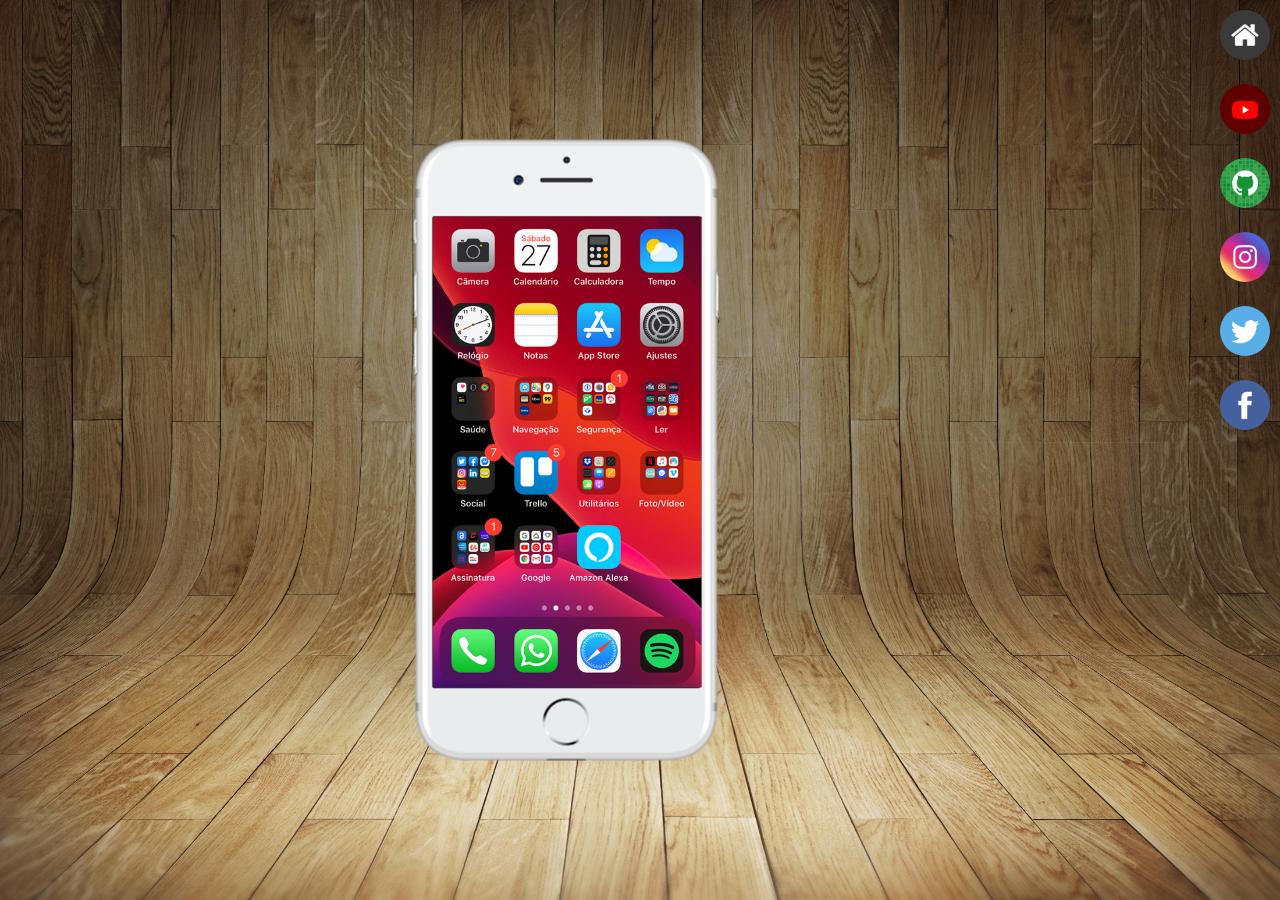
<file: index.html>
<!DOCTYPE html>
<html lang="pt-br">
<head>
    <meta charset="UTF-8">
    <meta http-equiv="X-UA-Compatible" content="IE=edge">
    <meta name="viewport" content="width=device-width, initial-scale=1.0">
    <link rel="shortcut icon" href="favicon.ico" type="image/x-icon">
    <link rel="stylesheet" href="estilos/style.css">
    <title>Projetos Redes Sociais</title>
</head>
<body>
    <main>
       <section id="telefone">
               <iframe src="Home.html"name="tela" id="tela" frameborder="0">
                Seu navedagor nao e compativel com isso.
               </iframe>
       </section>
       <section id="redes-sociais">
        <a href="Home.html" target="tela"><img src="imagens/logo-home.jpg" alt="Home"></a> <br>

        <a href="youtube.html" target="tela"><img src="imagens/logo-youtube.jpg" alt="youtube"></a> <br>

        <a href="Github.html" target="tela"><img src="imagens/logo-github.jpg" alt="Github"></a> <br>

        <a href="instagram.html" target="tela"><img src="imagens/logo-instagram.jpg" alt="logo-instagram"></a> <br>

        <a href="twitter.html" target="tela"><img src="imagens/logo-twitter.jpg" alt="logo-twitter"></a> <br>

        <a href="facebook.html" target="tela"><img src="imagens/logo-facebook.jpg" alt="logo-facebook"></a>

       </section>
    </main>
</body>
</html>
</file>
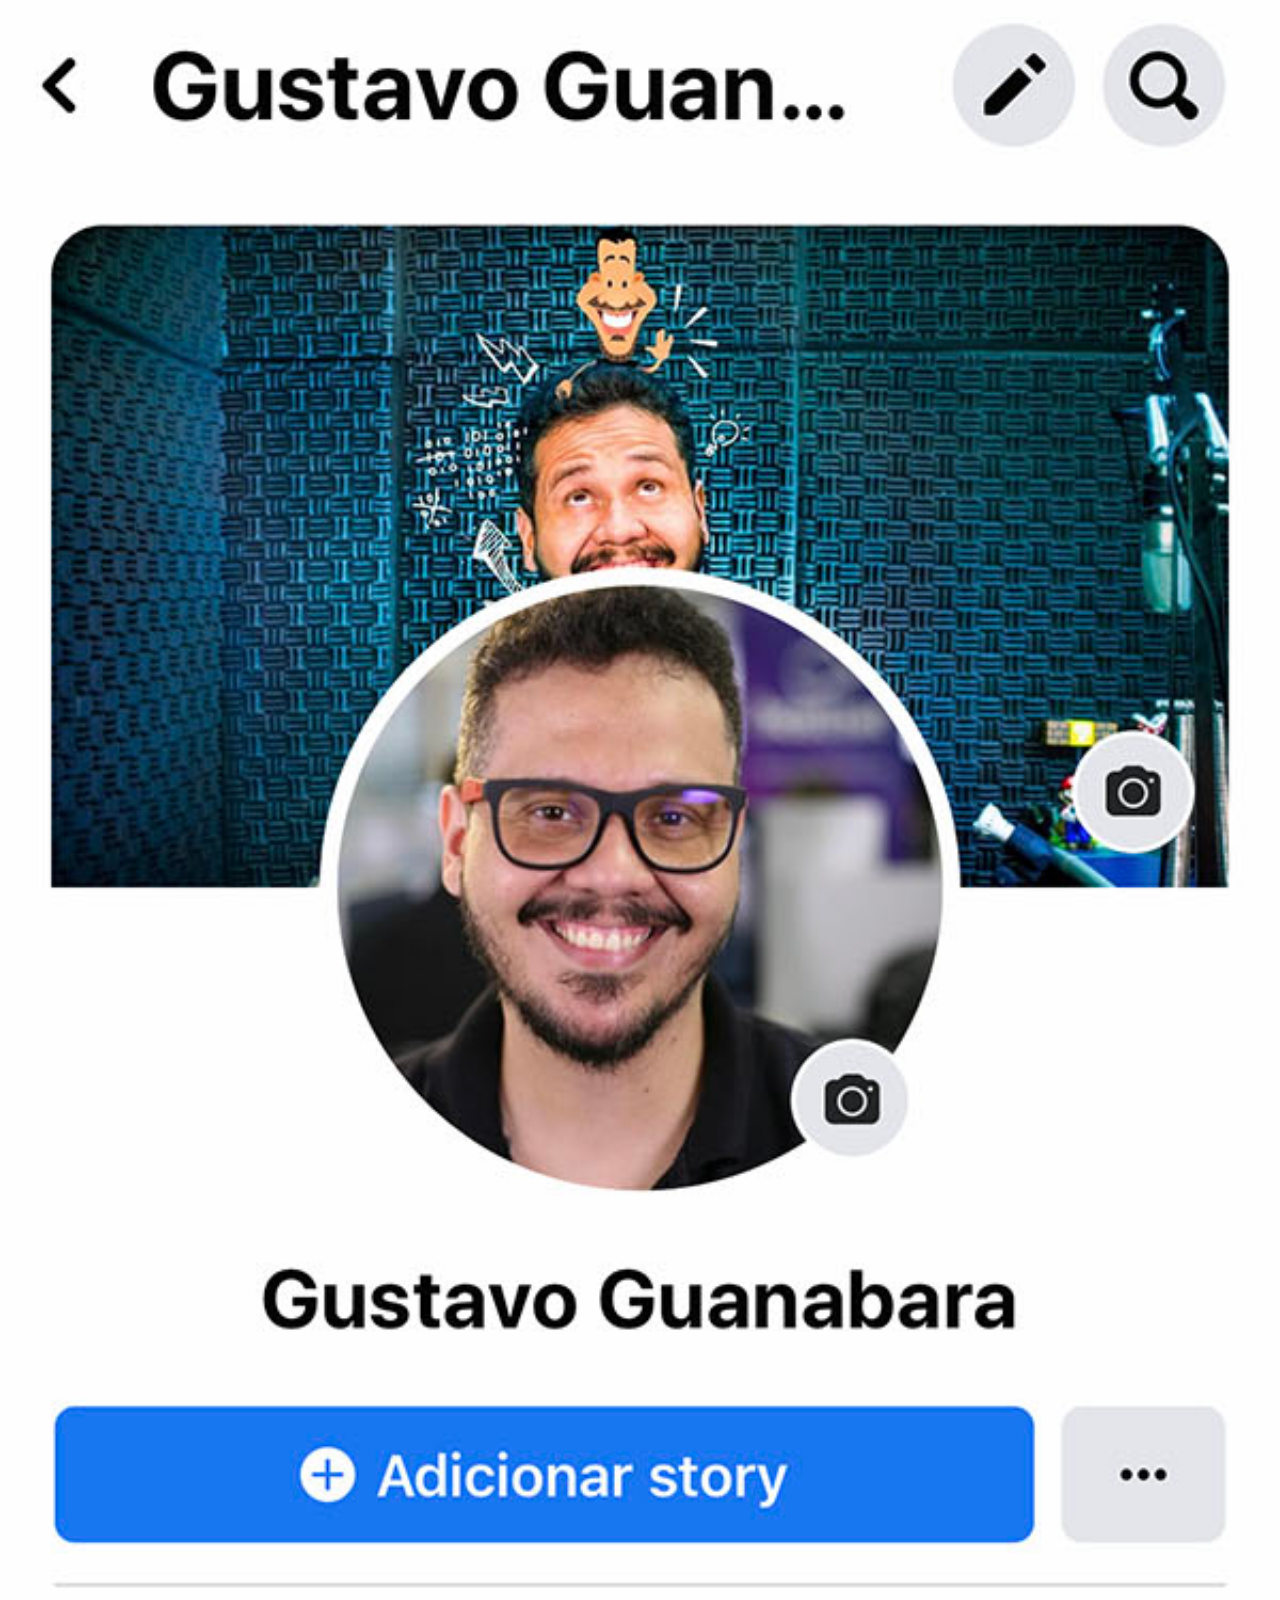
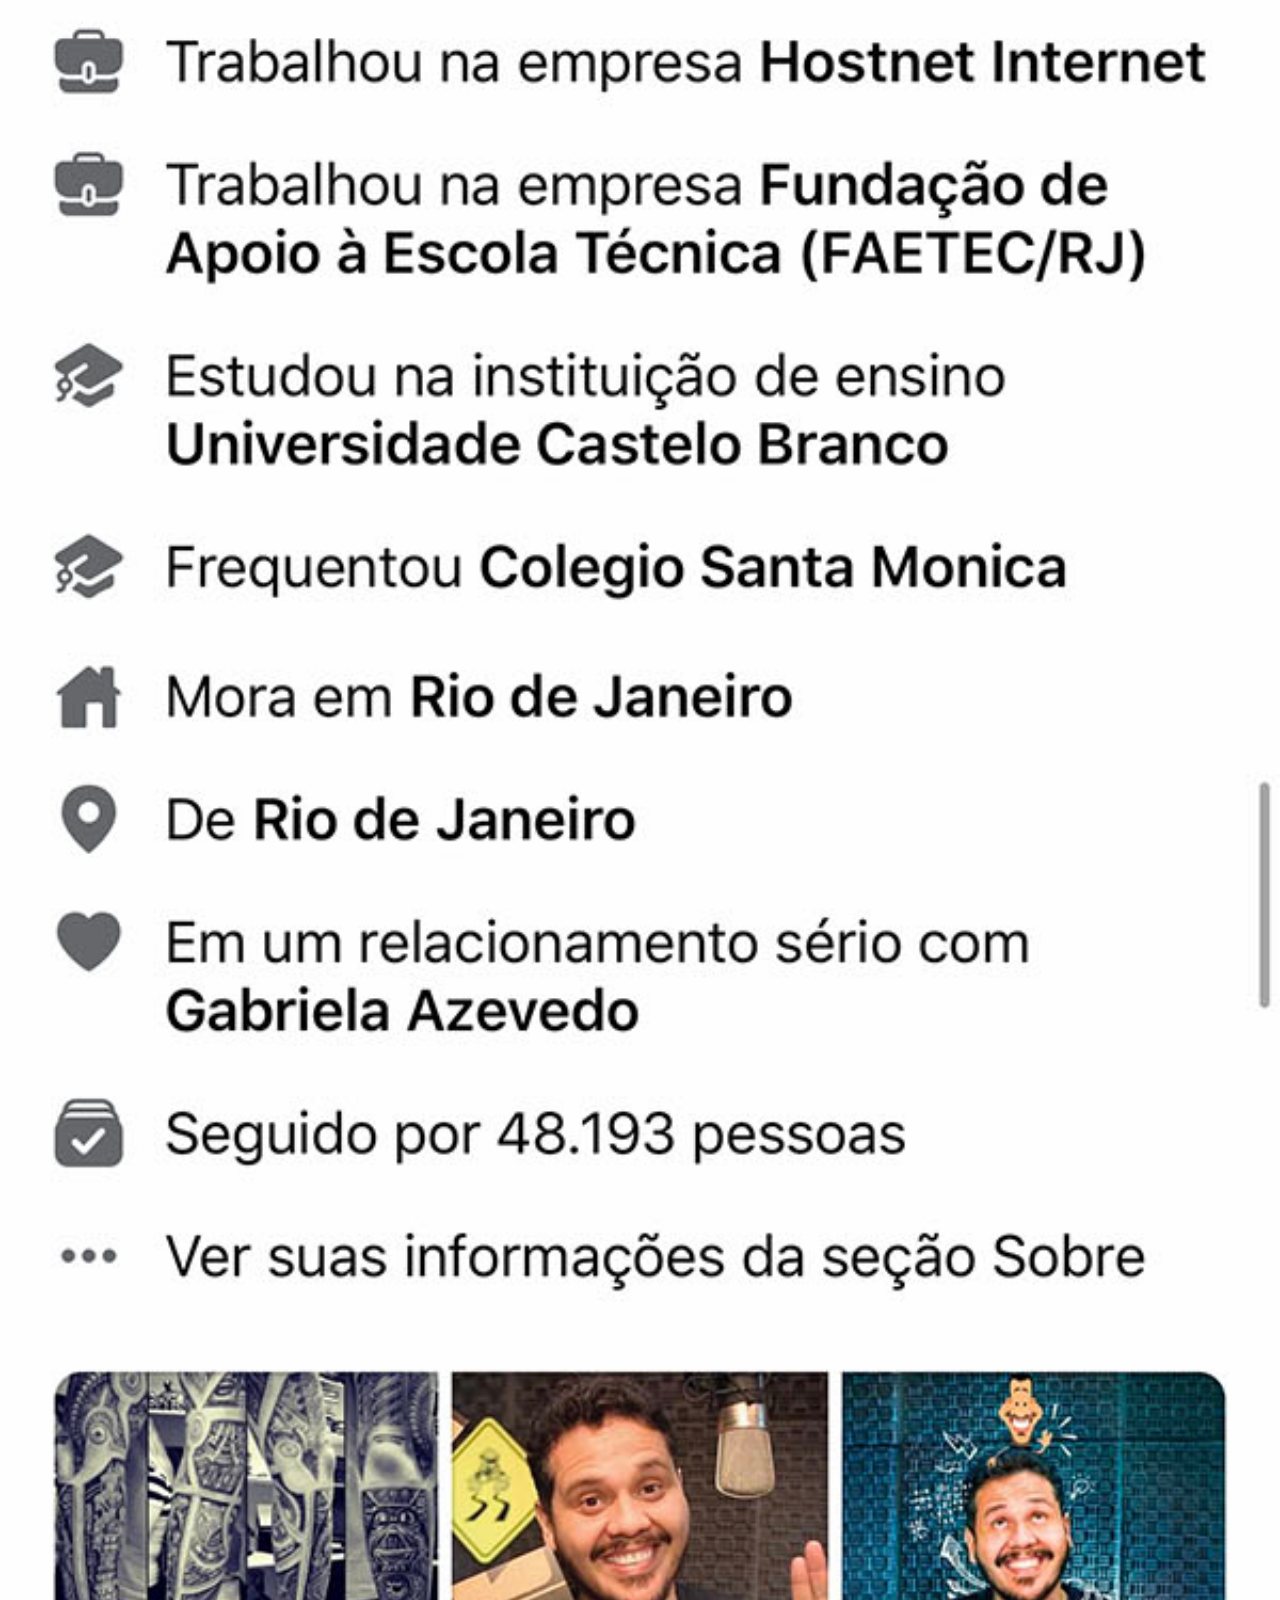
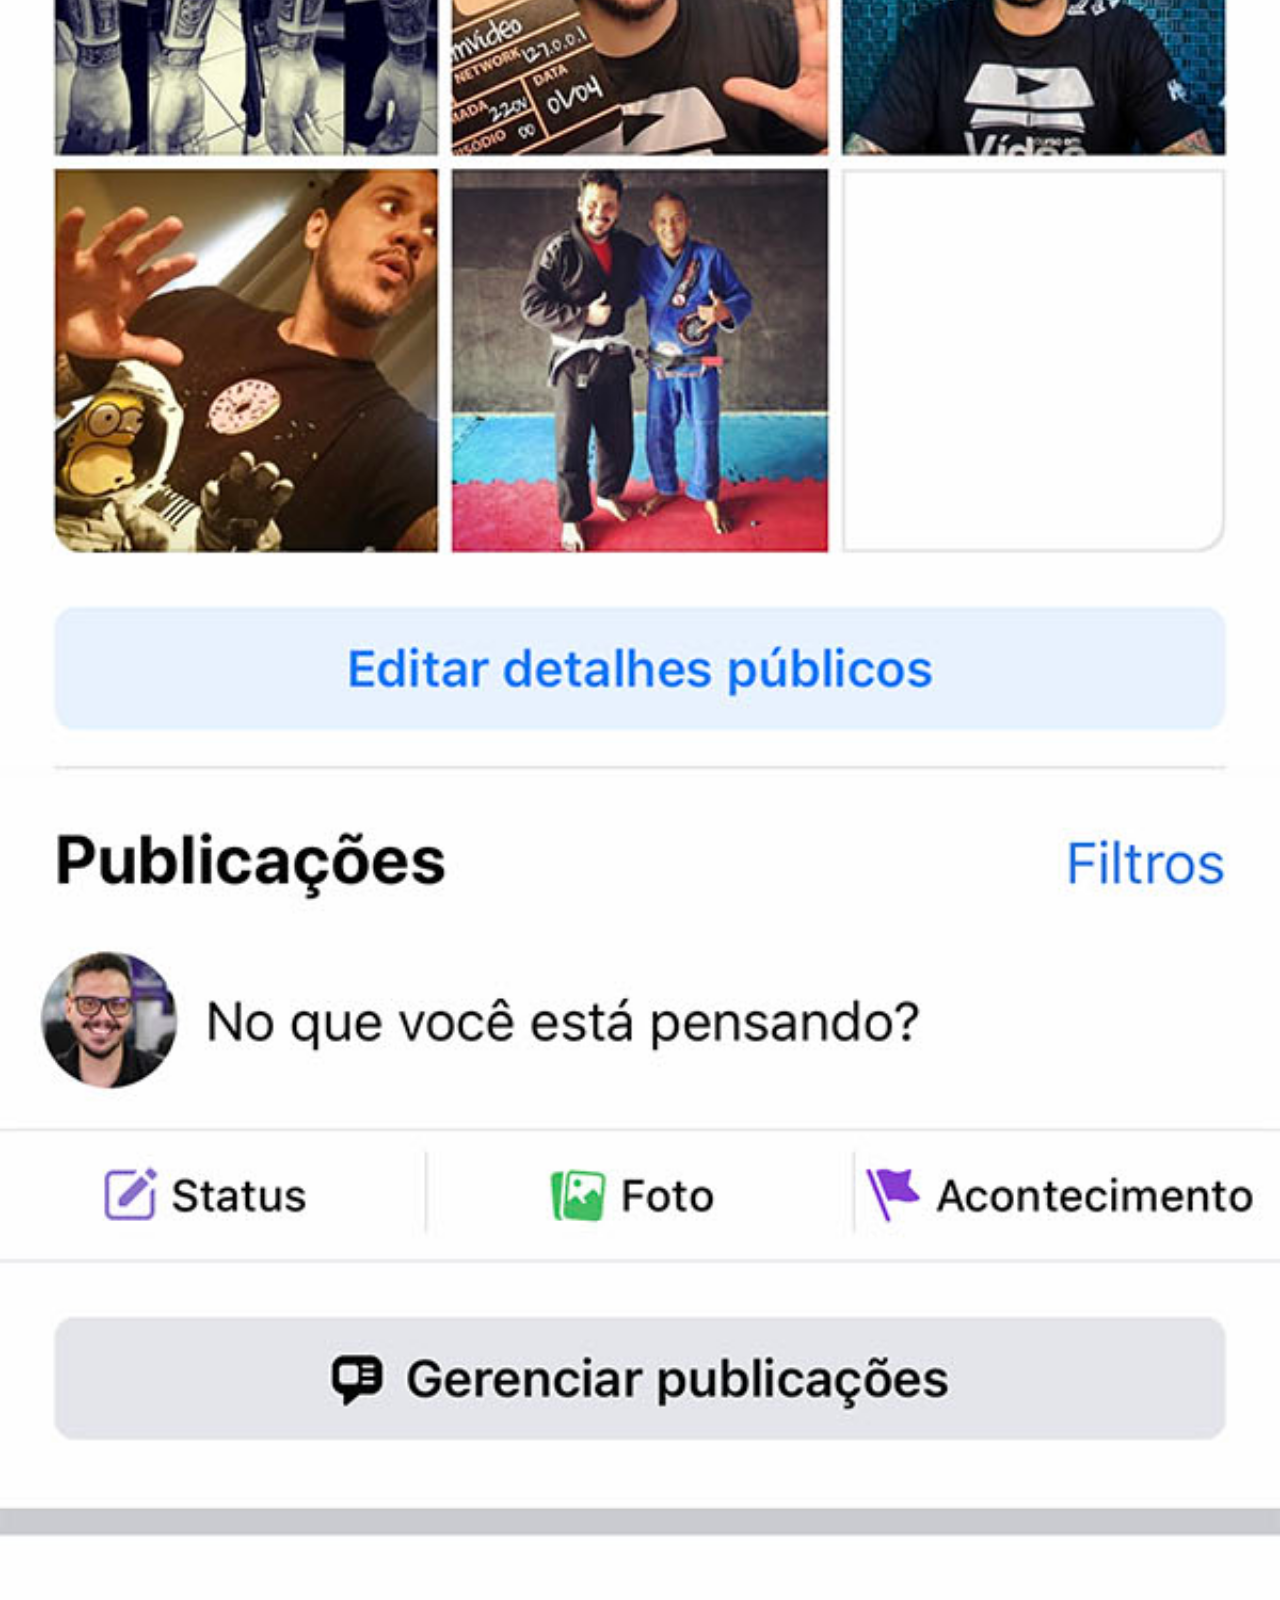
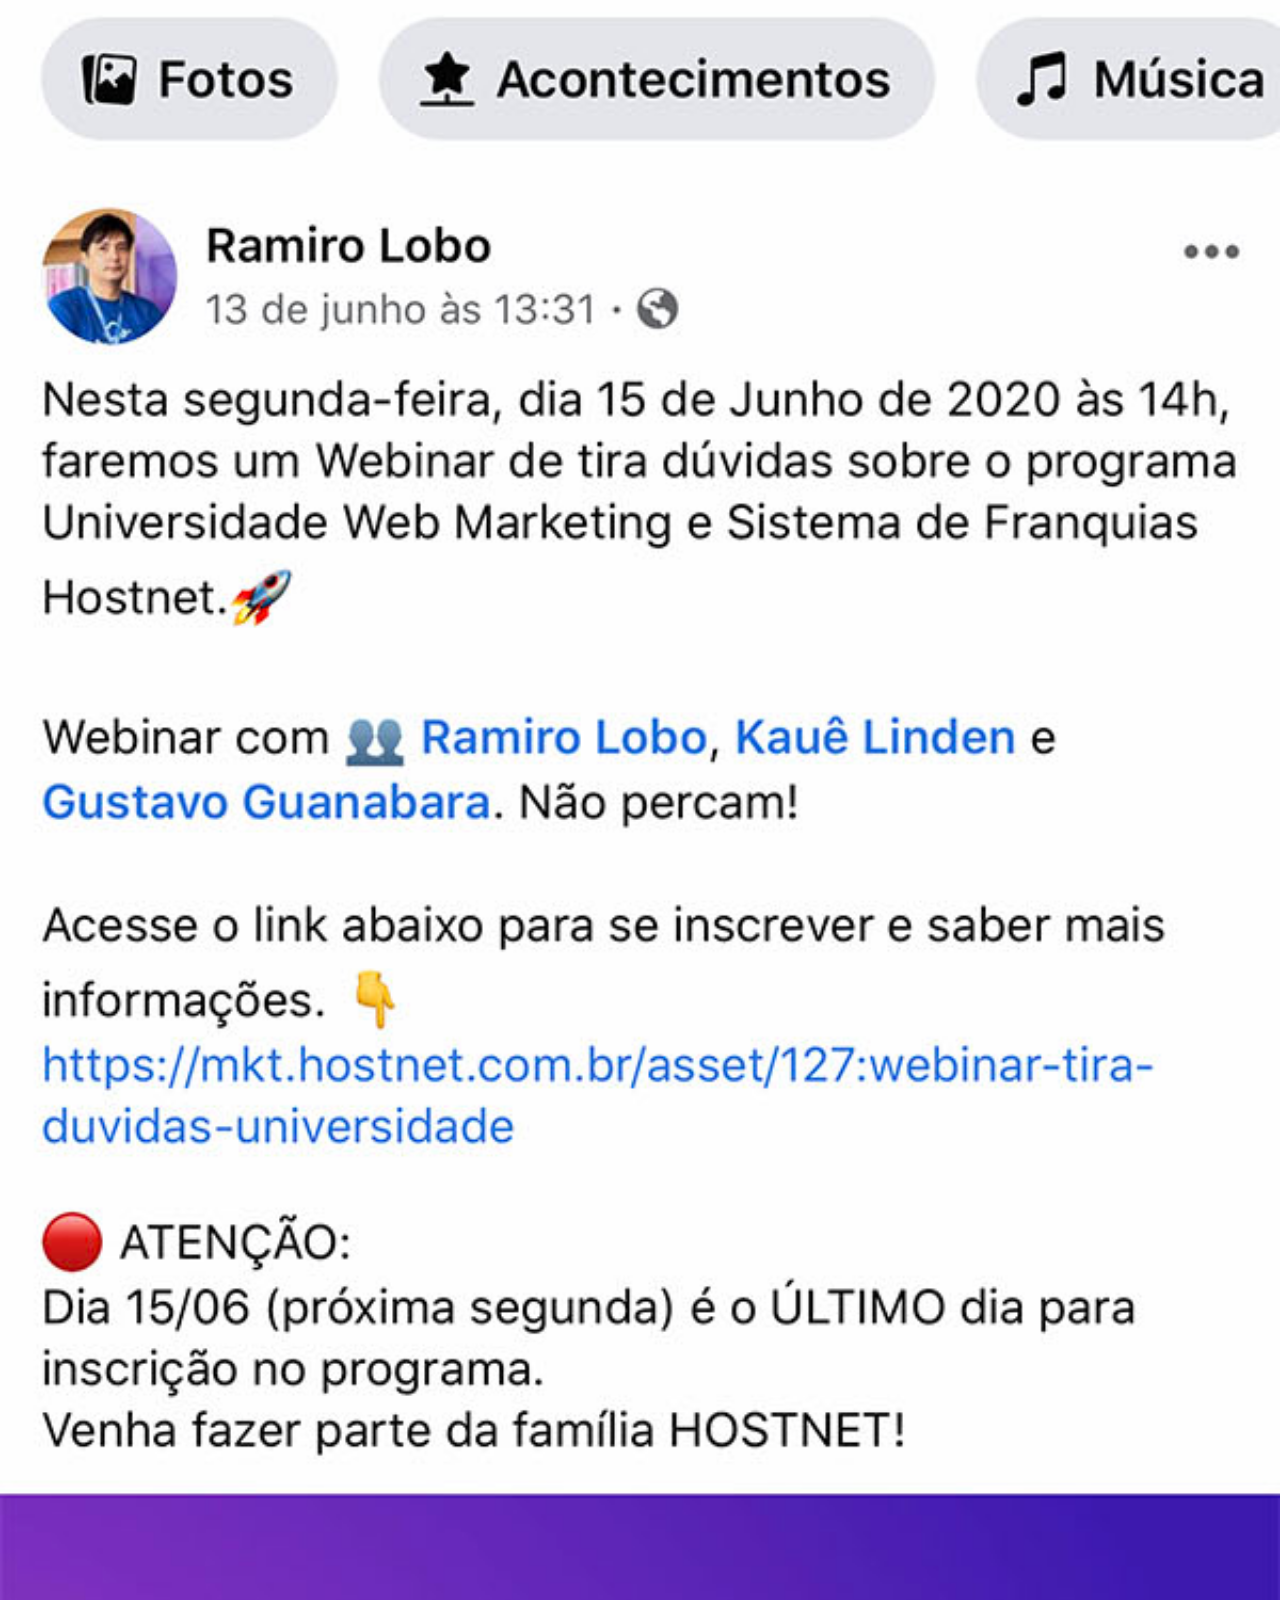
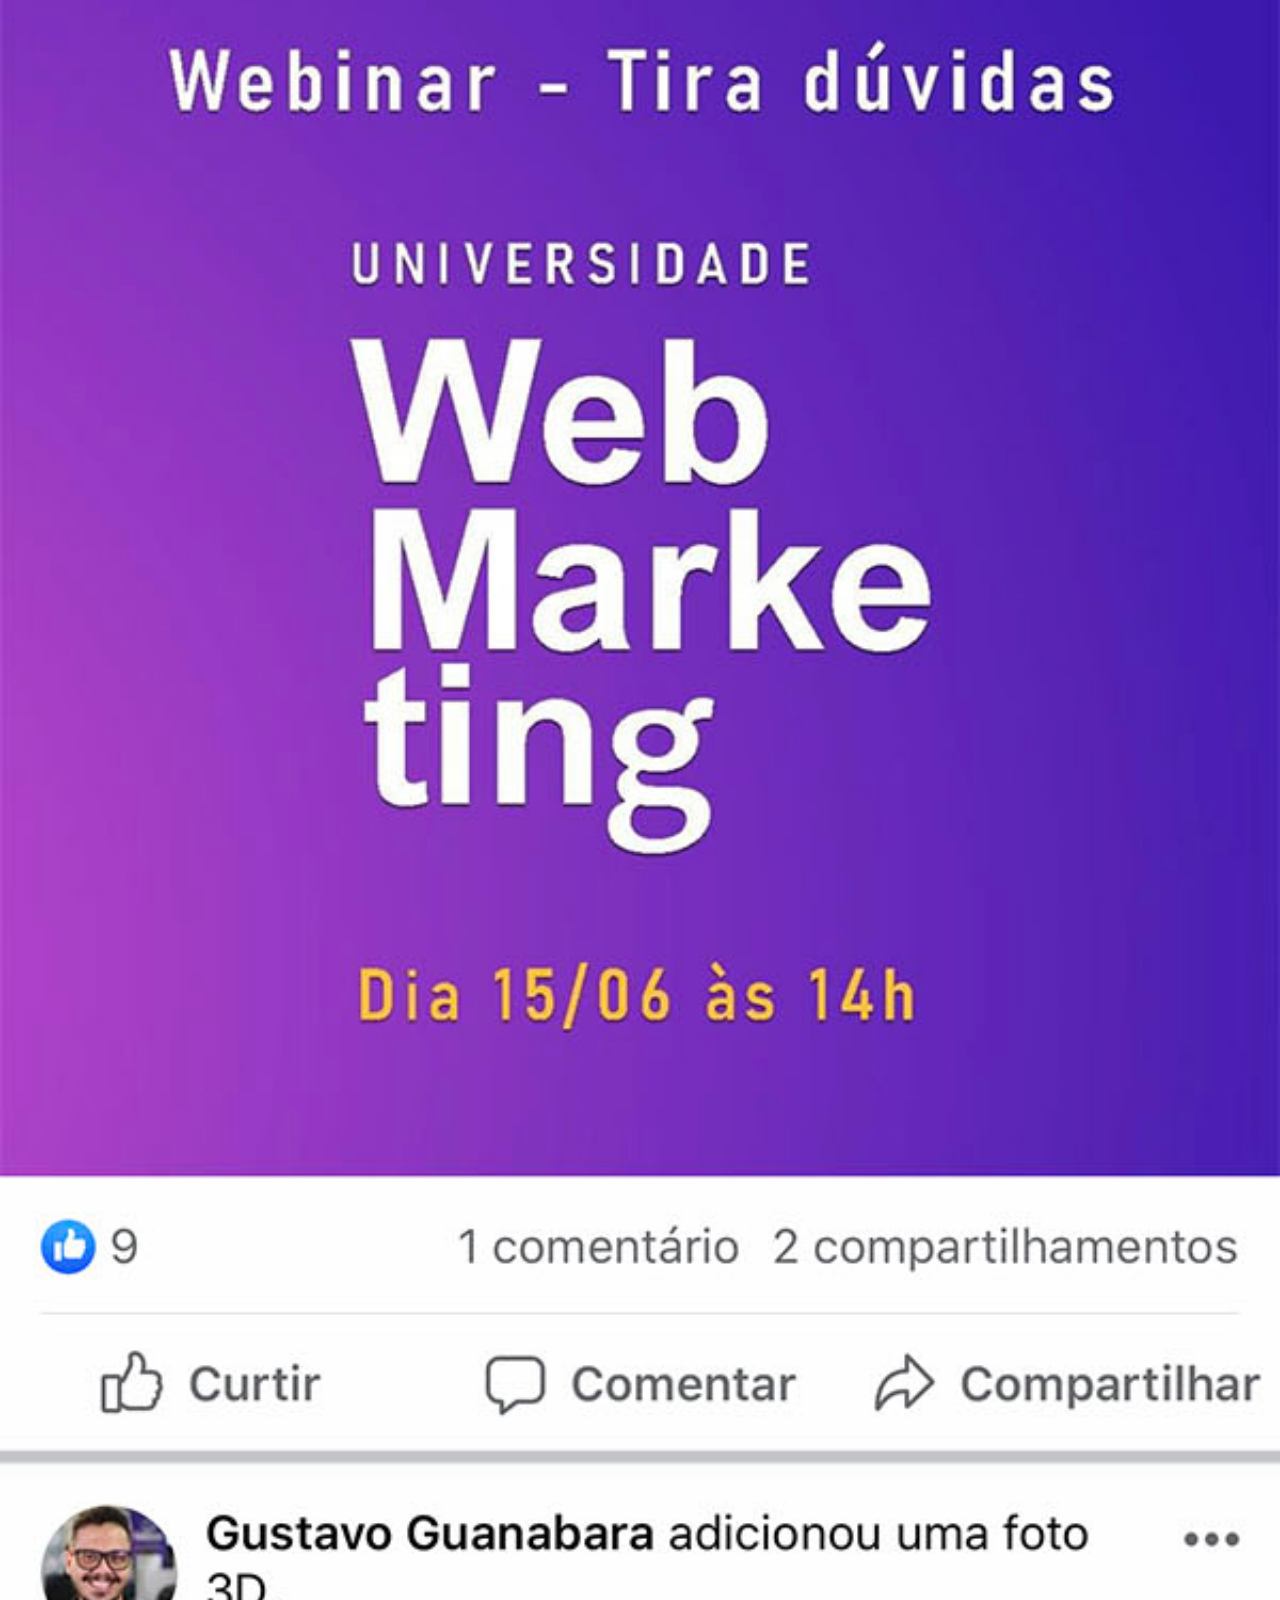
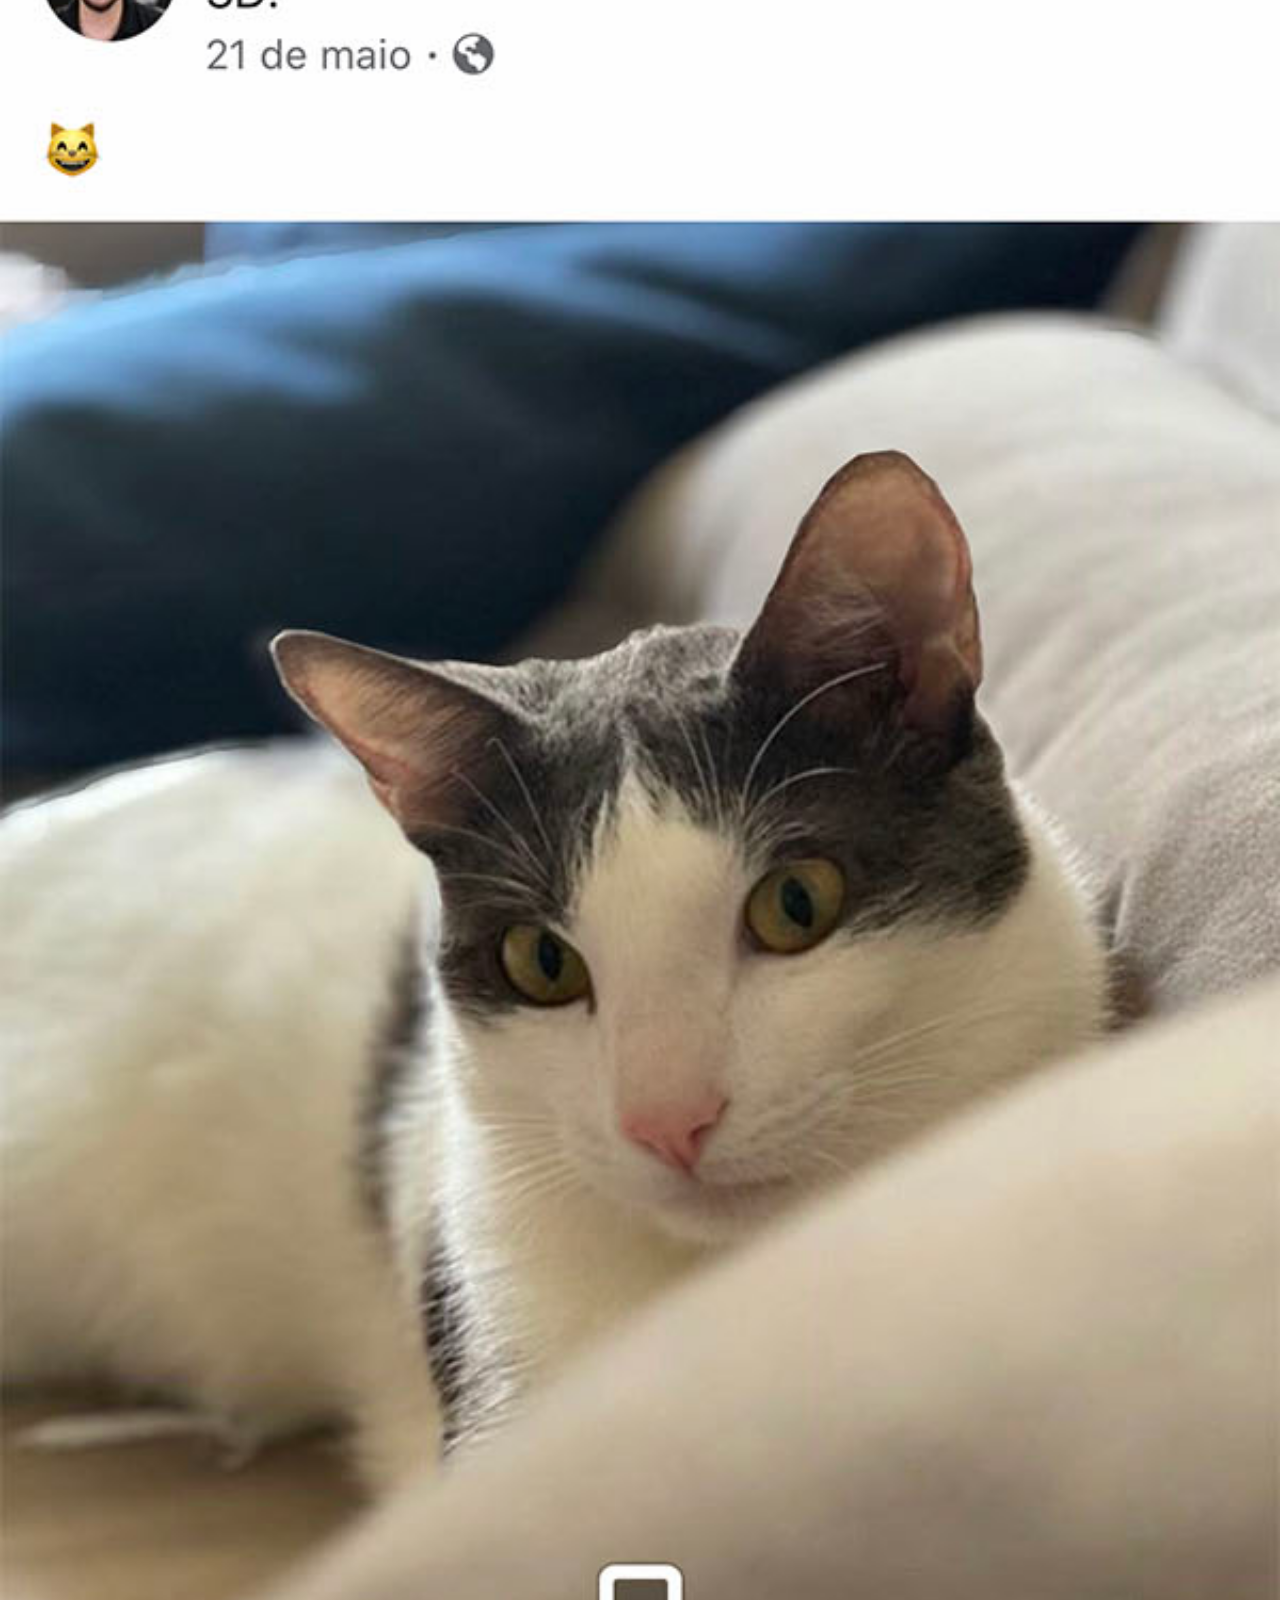
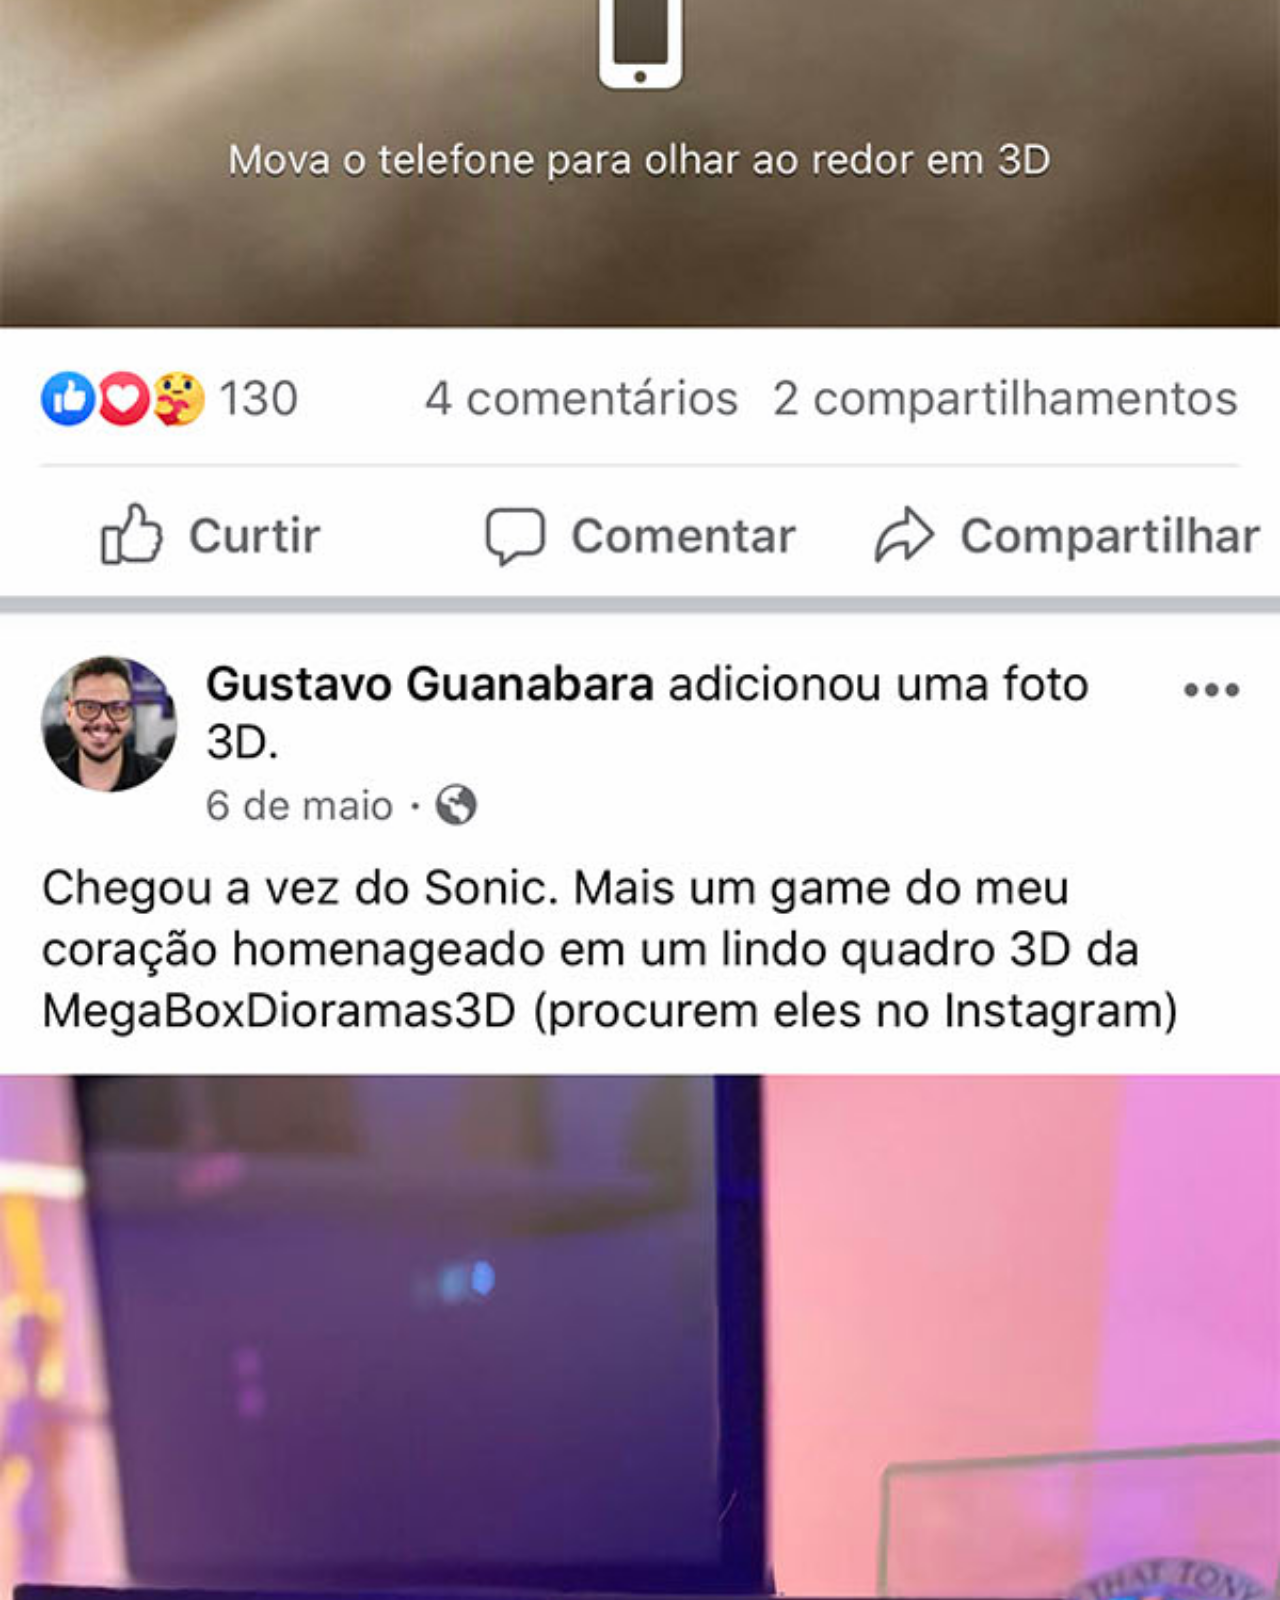
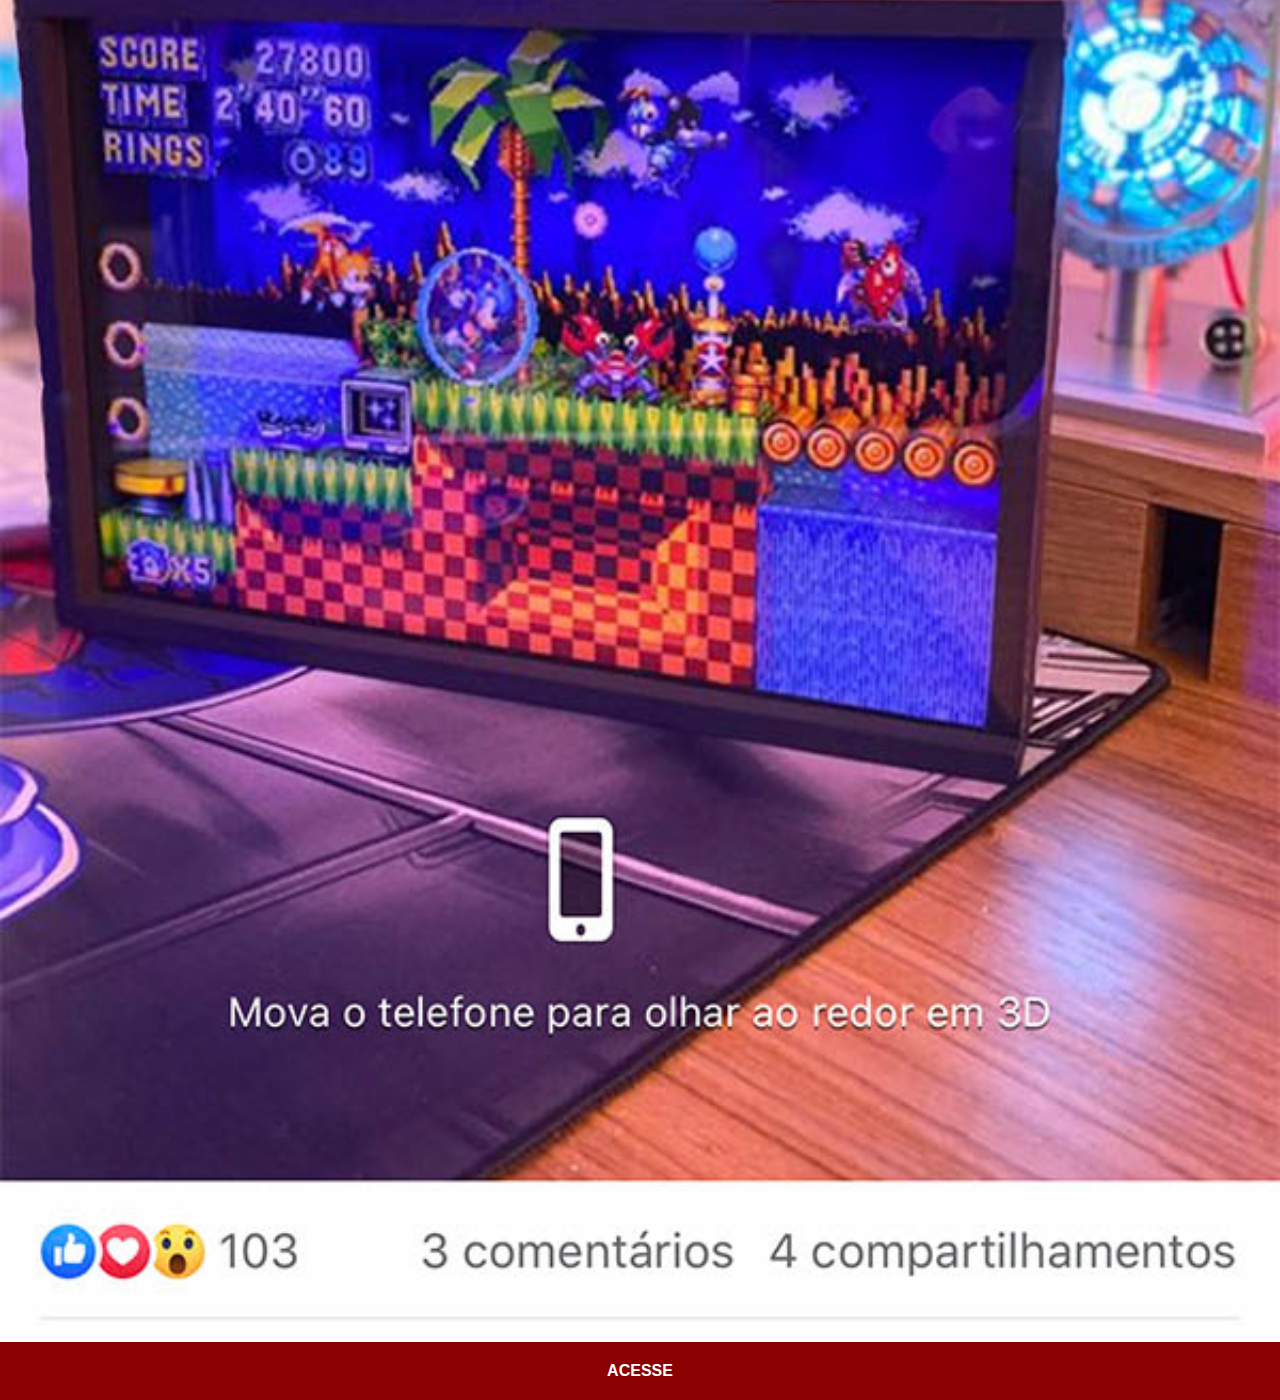
<file: facebook.html>
<!DOCTYPE html>
<html lang="pt-br">
<head>
    <meta charset="UTF-8">
    <meta http-equiv="X-UA-Compatible" content="IE=edge">
    <meta name="viewport" content="width=device-width, initial-scale=1.0">
    <title>Facebook</title>
    <link rel="stylesheet" href="estilo/social.css">
</head>
<body>
    <img src="imagens/tela-facebook.jpg" alt="Facebook">
    <a href="https://www.facebook.com/gustavoguanabara/" target="_blank">ACESSE</a>
    
</body>
</html>
</file>
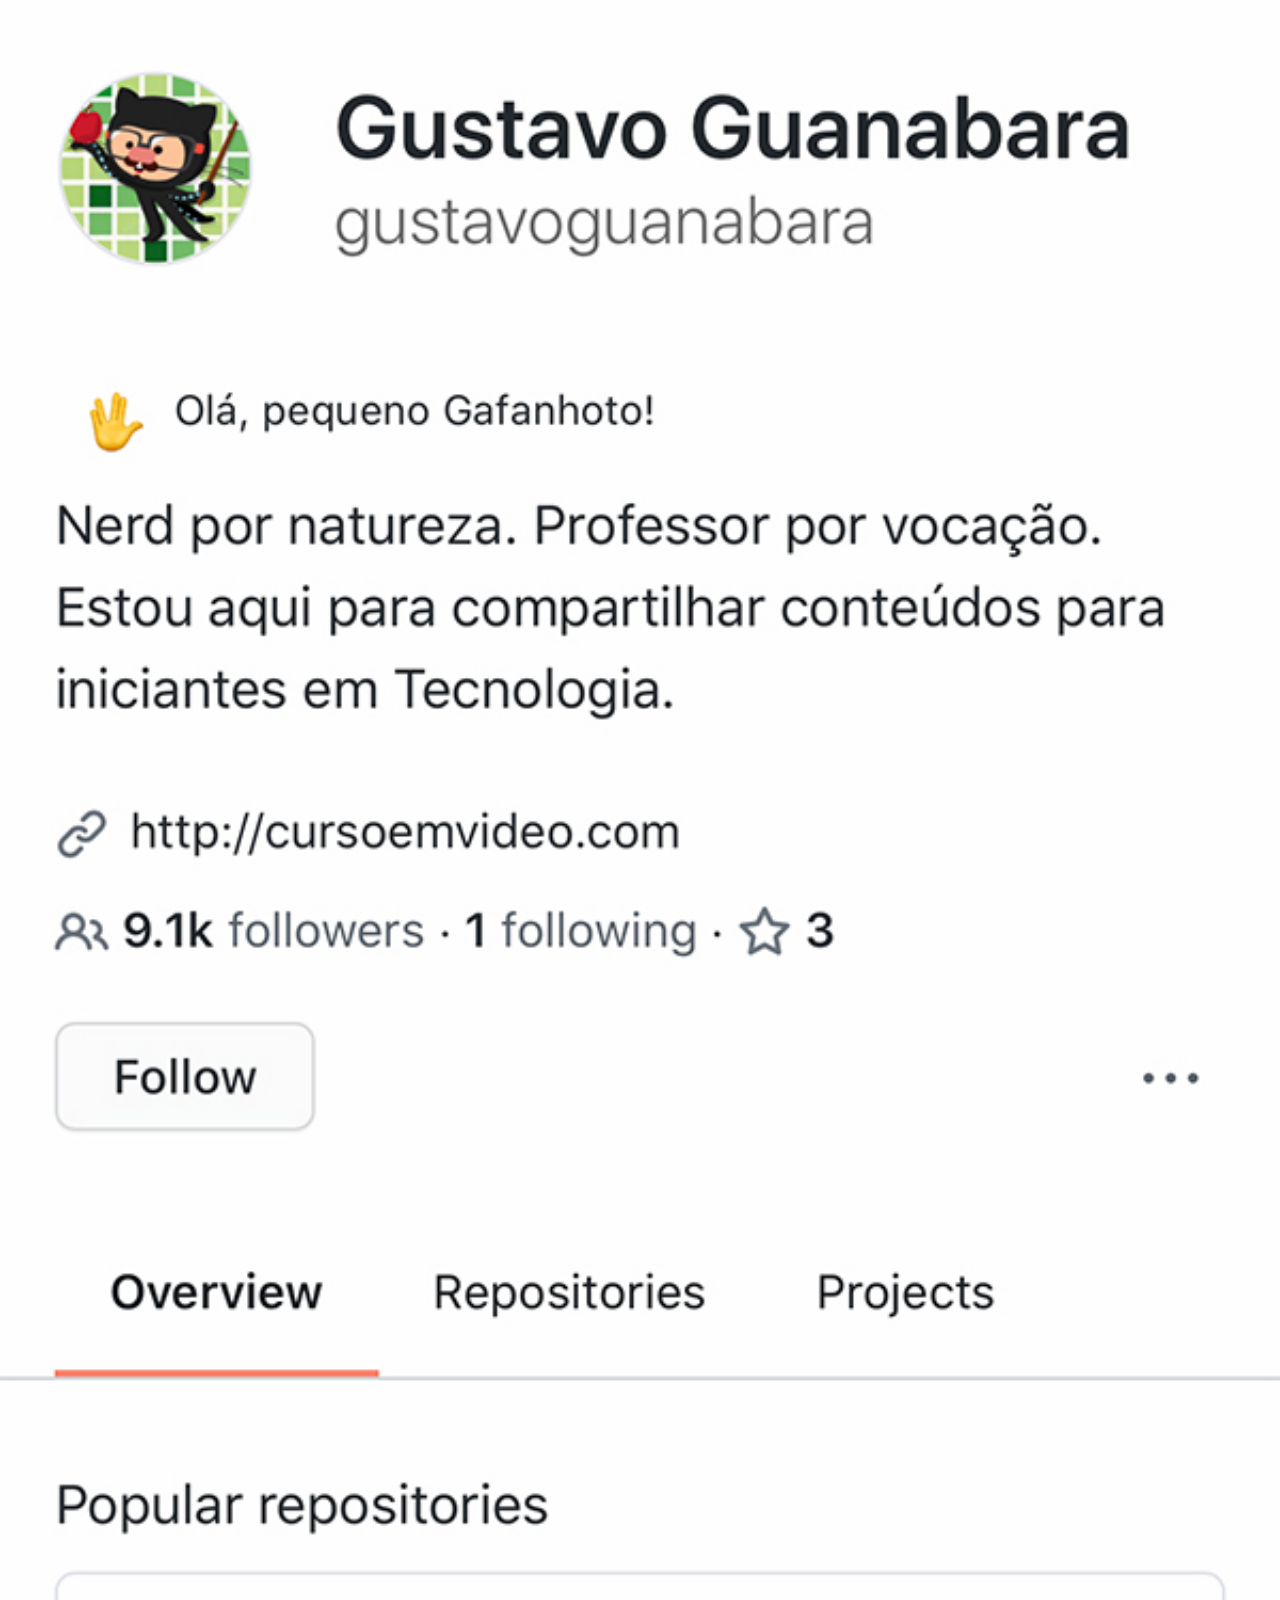
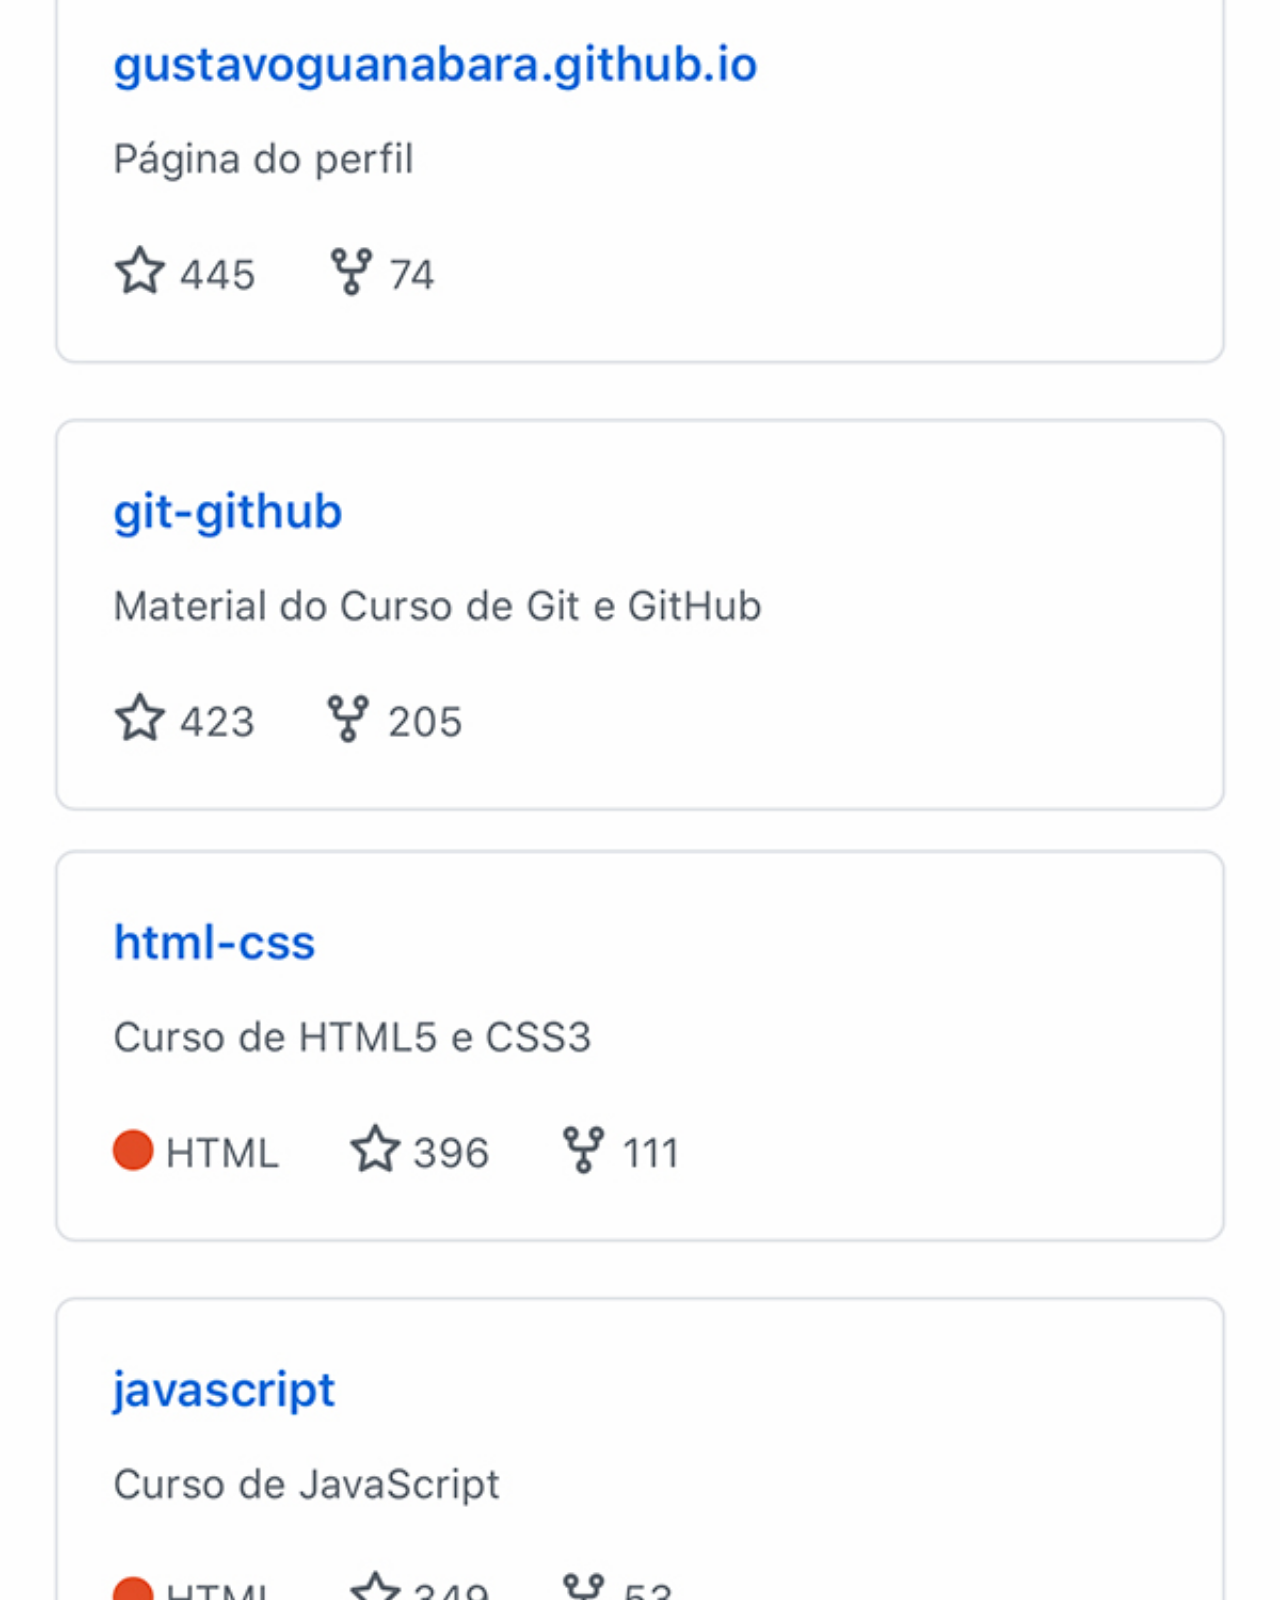
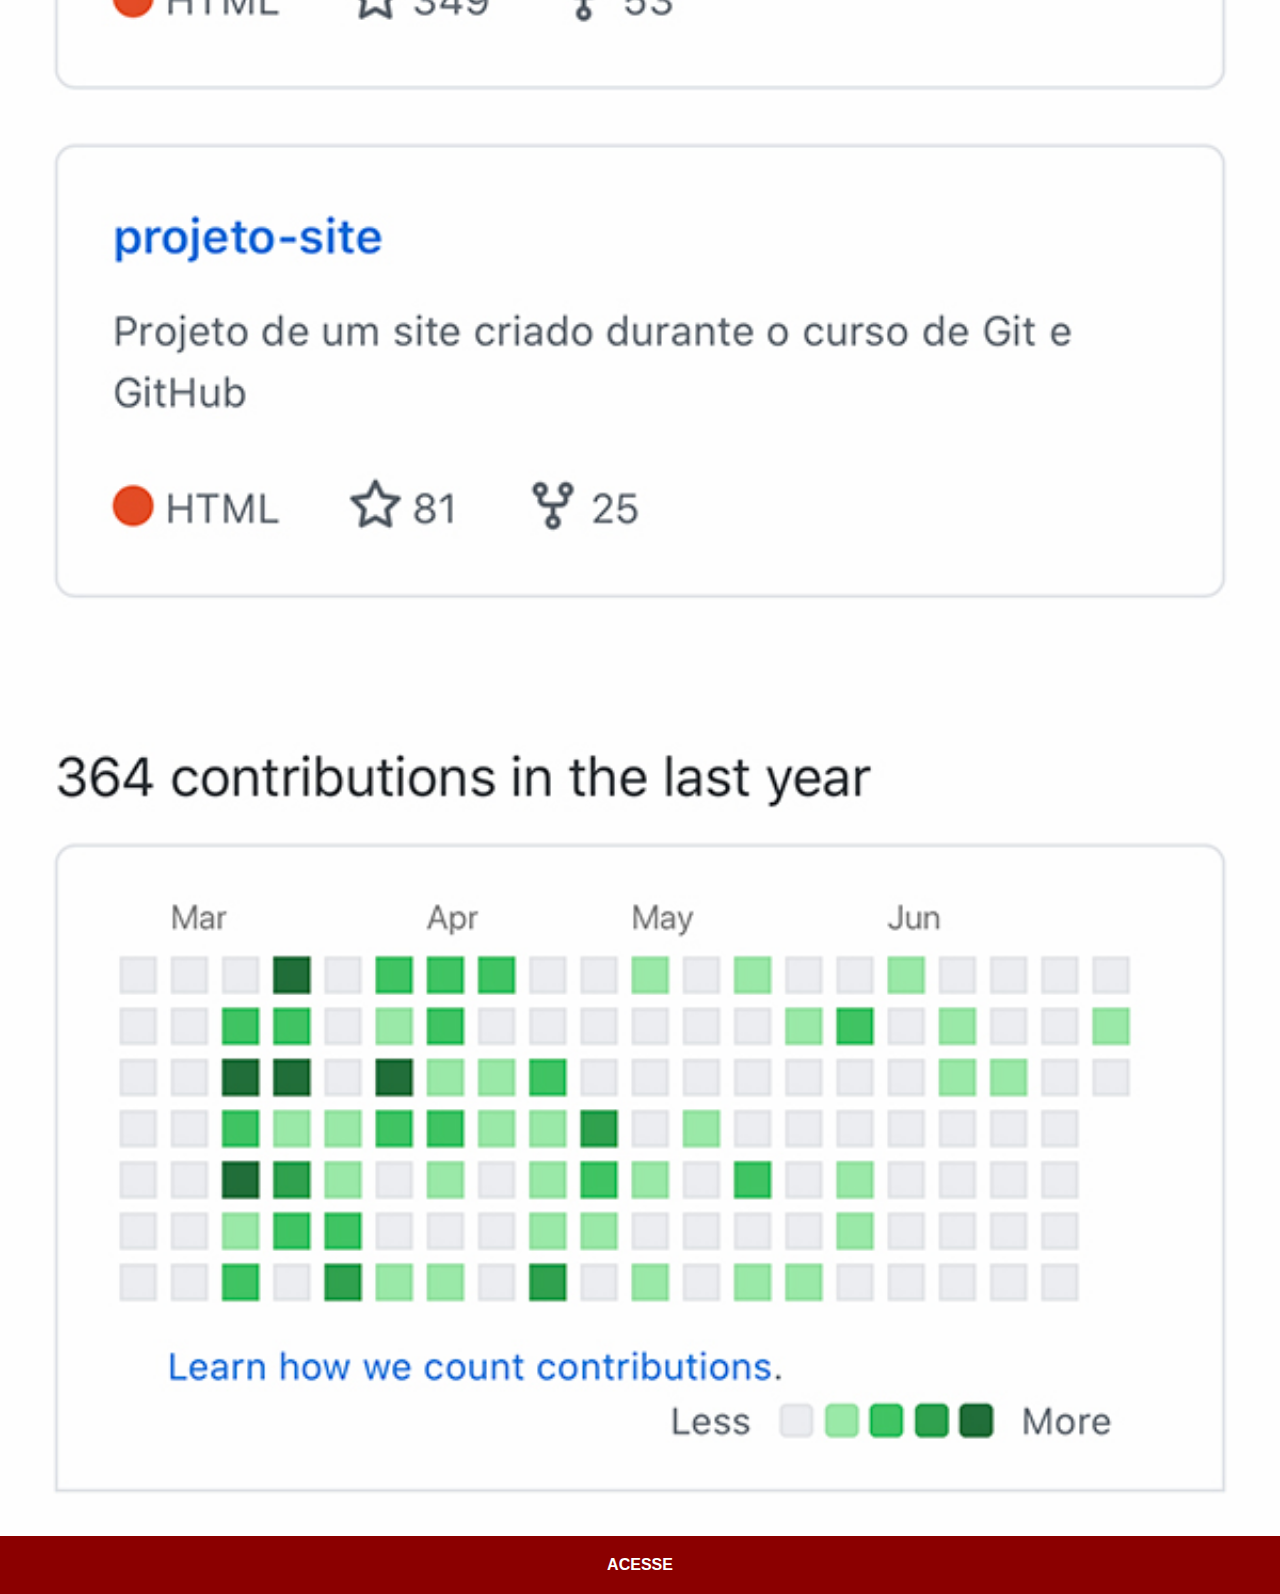
<file: Github.html>
<!DOCTYPE html>
<html lang="pt-br">
<head>
    <meta charset="UTF-8">
    <meta http-equiv="X-UA-Compatible" content="IE=edge">
    <meta name="viewport" content="width=device-width, initial-scale=1.0">
    <title>GitHub</title>
    <link rel="stylesheet" href="estilo/social.css">
</head>
<body>
    <img src="imagens/tela-github.jpg" alt="GitHub">
    <a href="https://github.com/gustavoguanabara" target="_blank
    ">ACESSE</a>
</body>
</html>
</file>
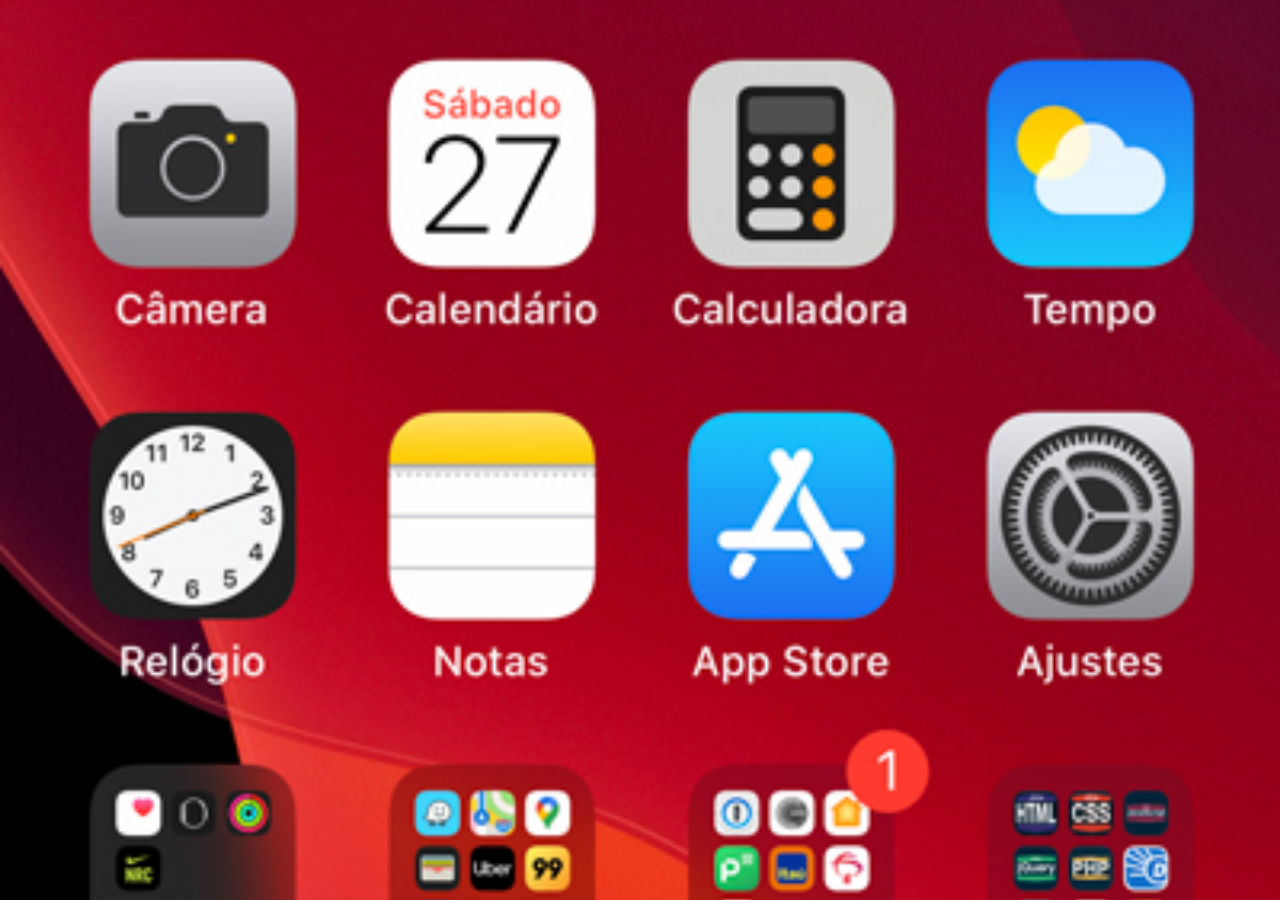
<file: Home.html>
<!DOCTYPE html>
<html lang="pt-br">
<head>
    <meta charset="UTF-8">
    <meta http-equiv="X-UA-Compatible" content="IE=edge">
    <meta name="viewport" content="width=device-width, initial-scale=1.0">
    <title>Home</title>
    <style>
        *{
            margin: 0;
            padding: 0;
        }

        body{
            width: 100vw;
            height: 100vh;
            background: black url('imagens/tela-home.jpg') no-repeat top center;
            background-size: cover;
        }
    </style>
</head>
<body>
    
</body>
</html>
</file>
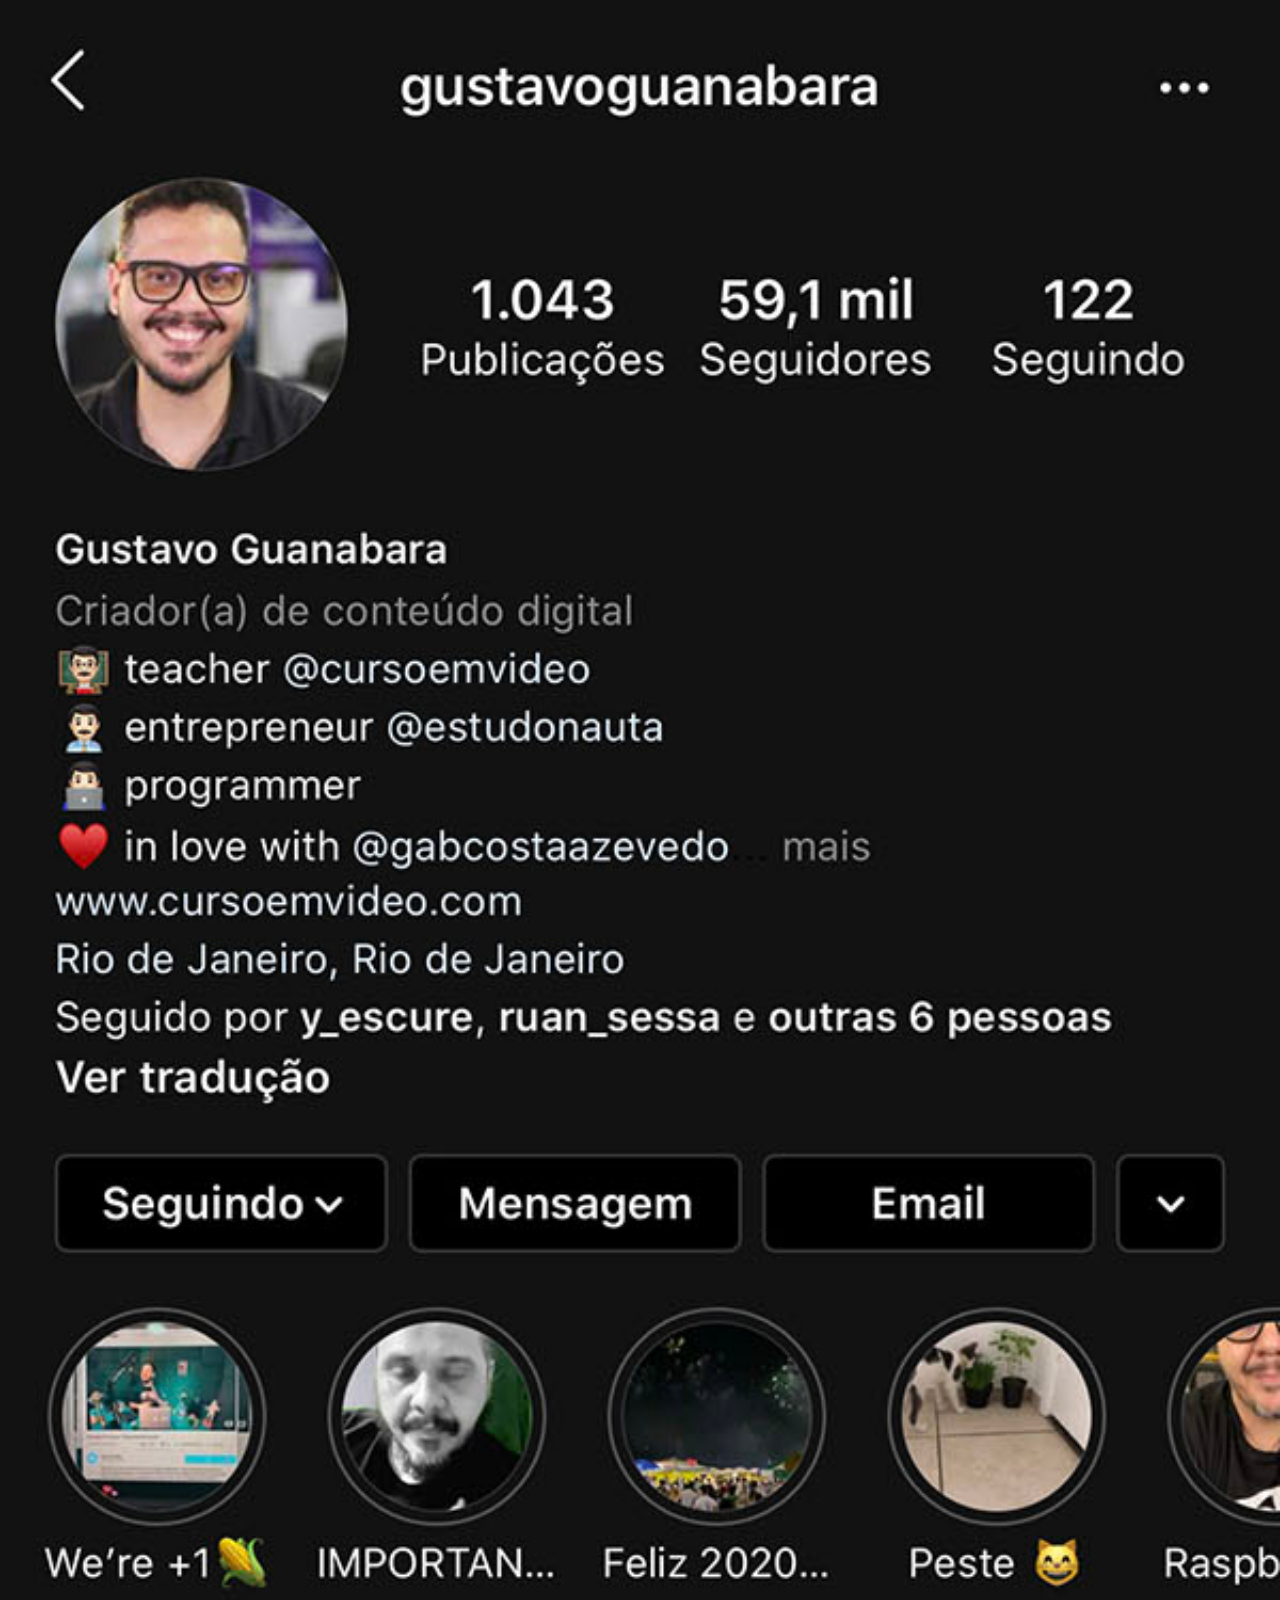
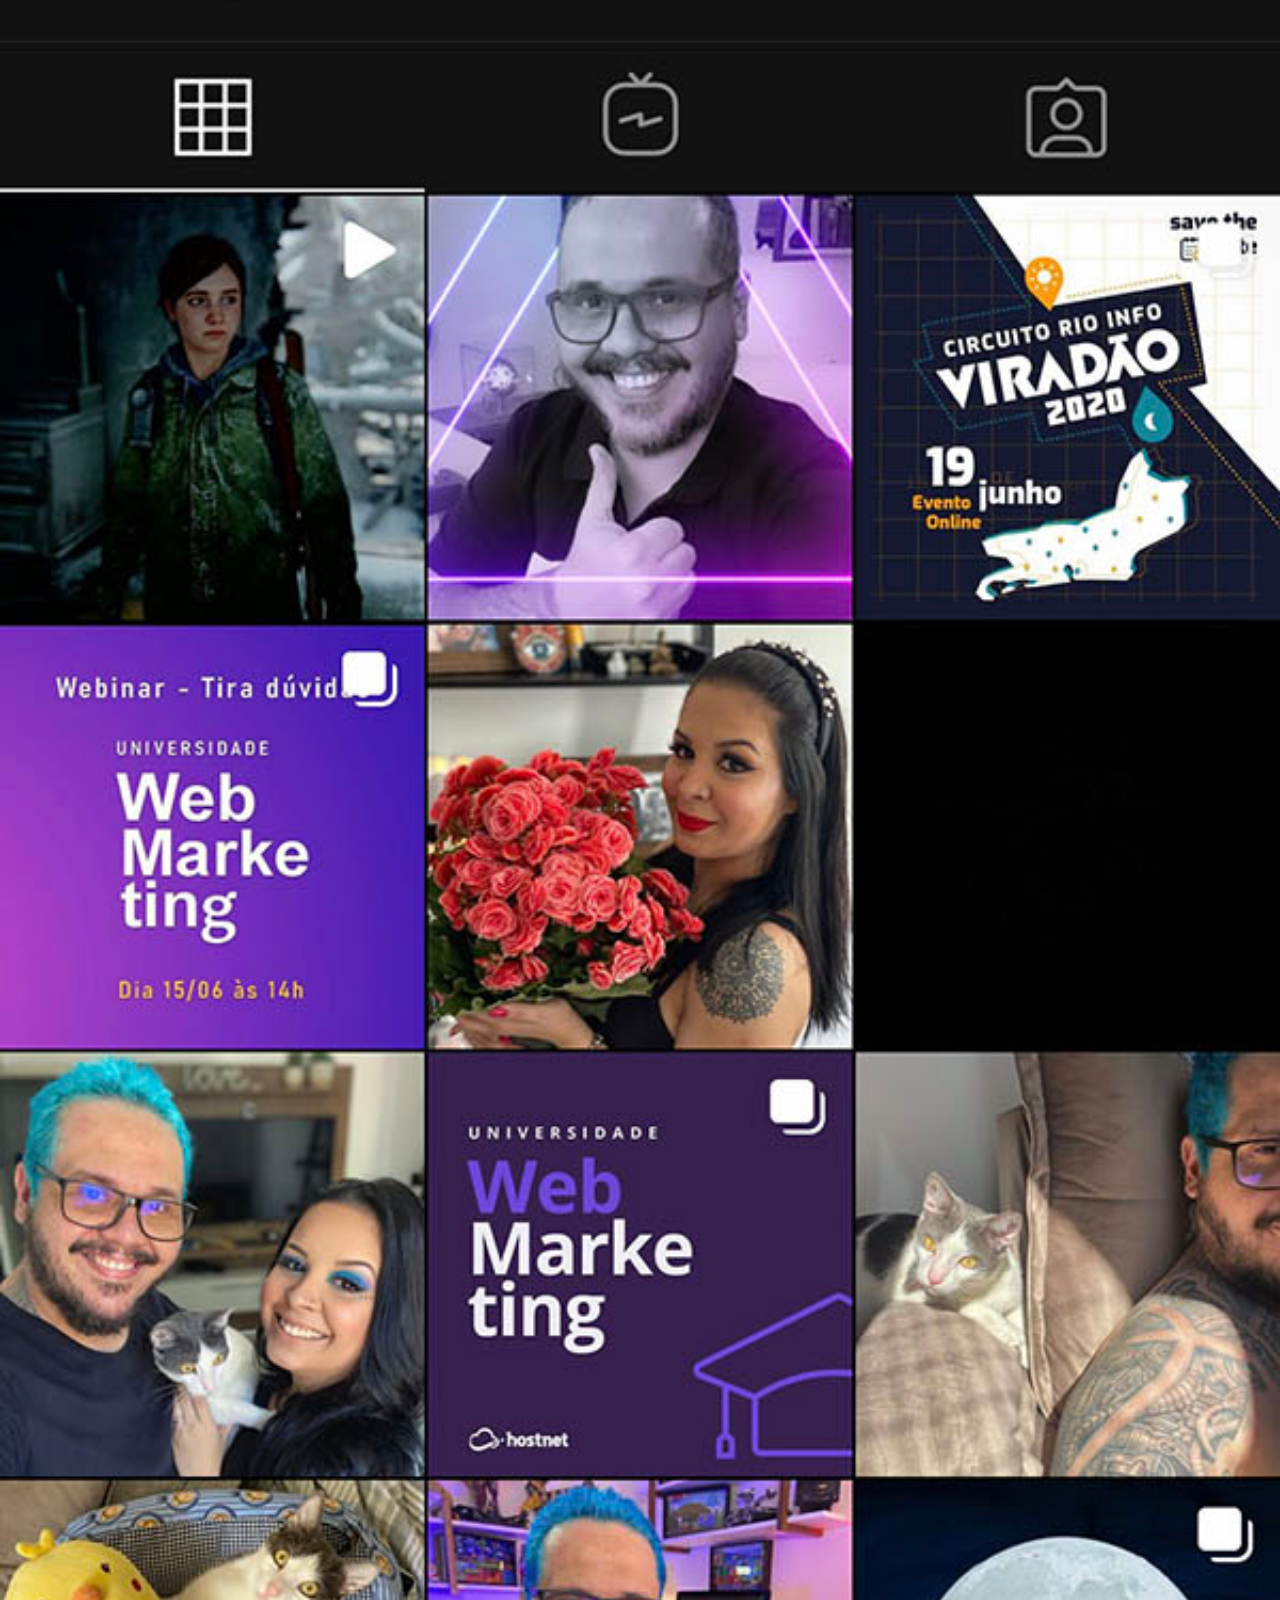
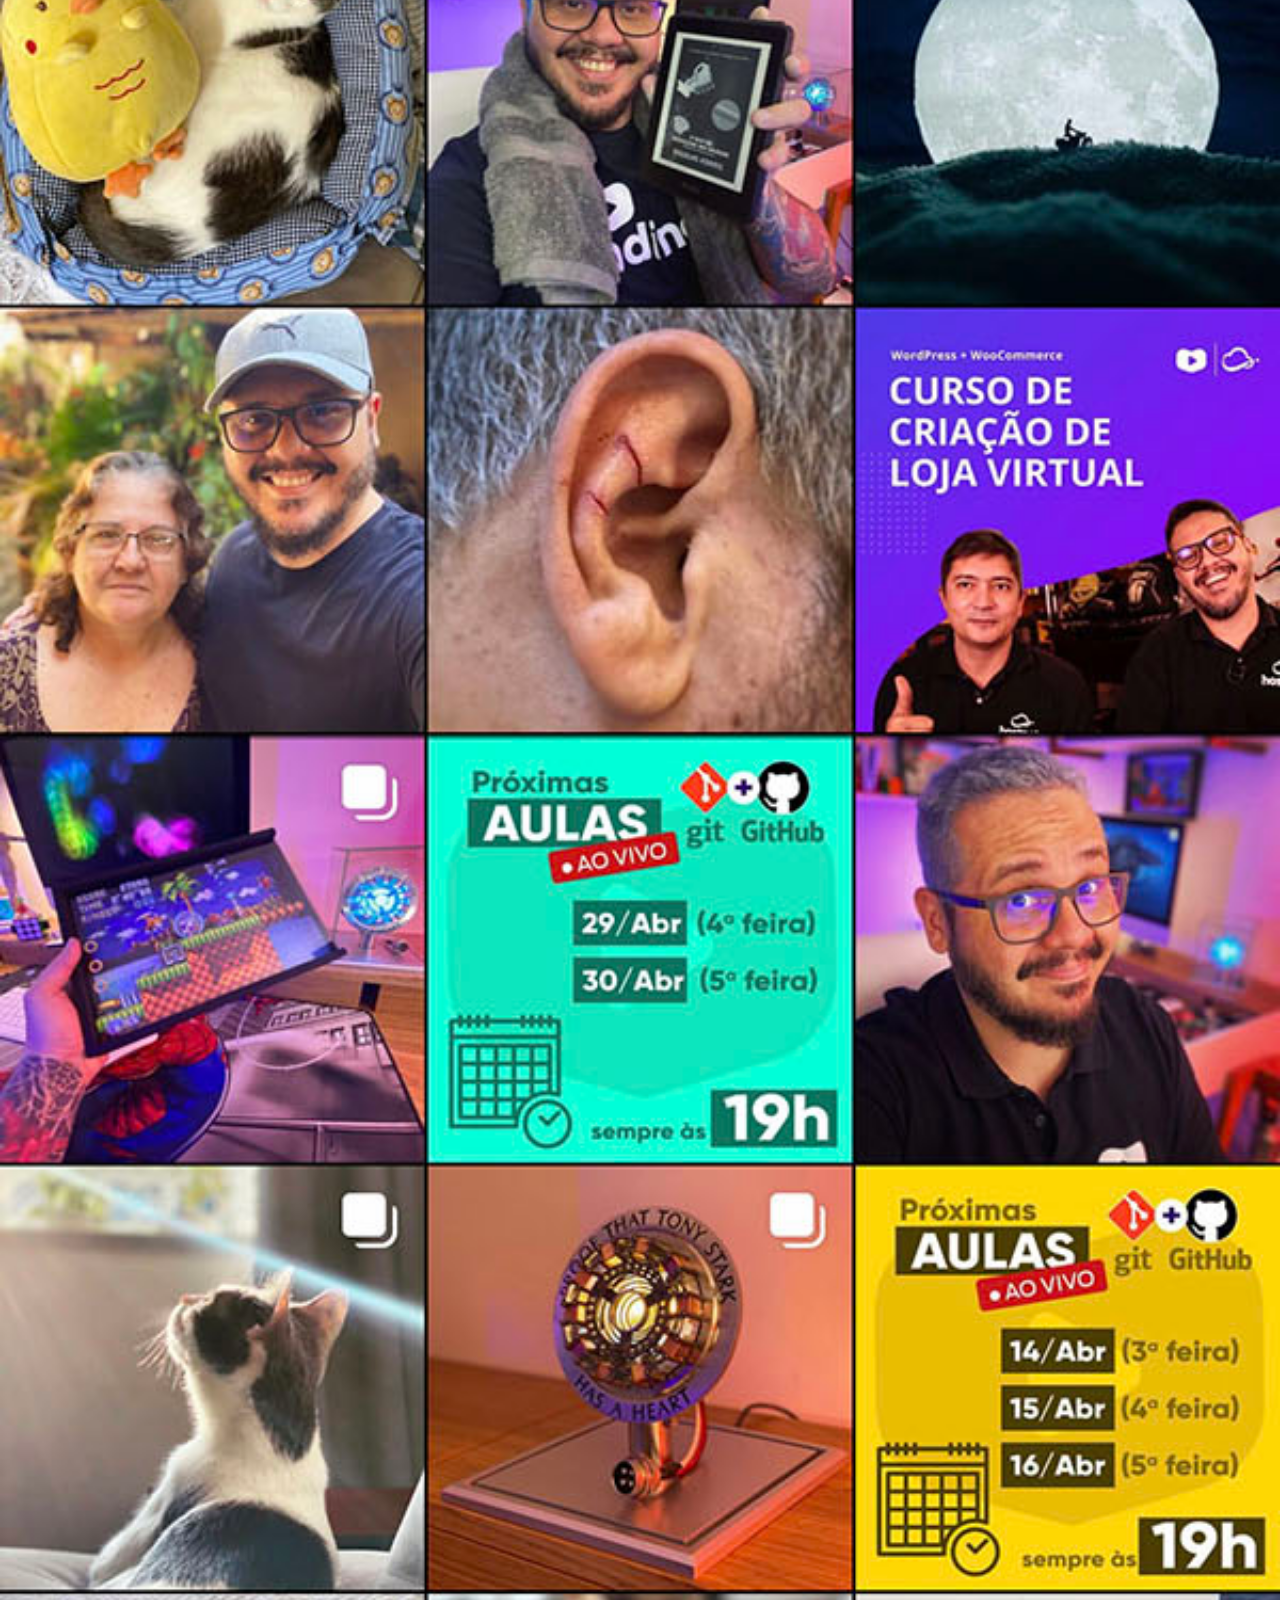
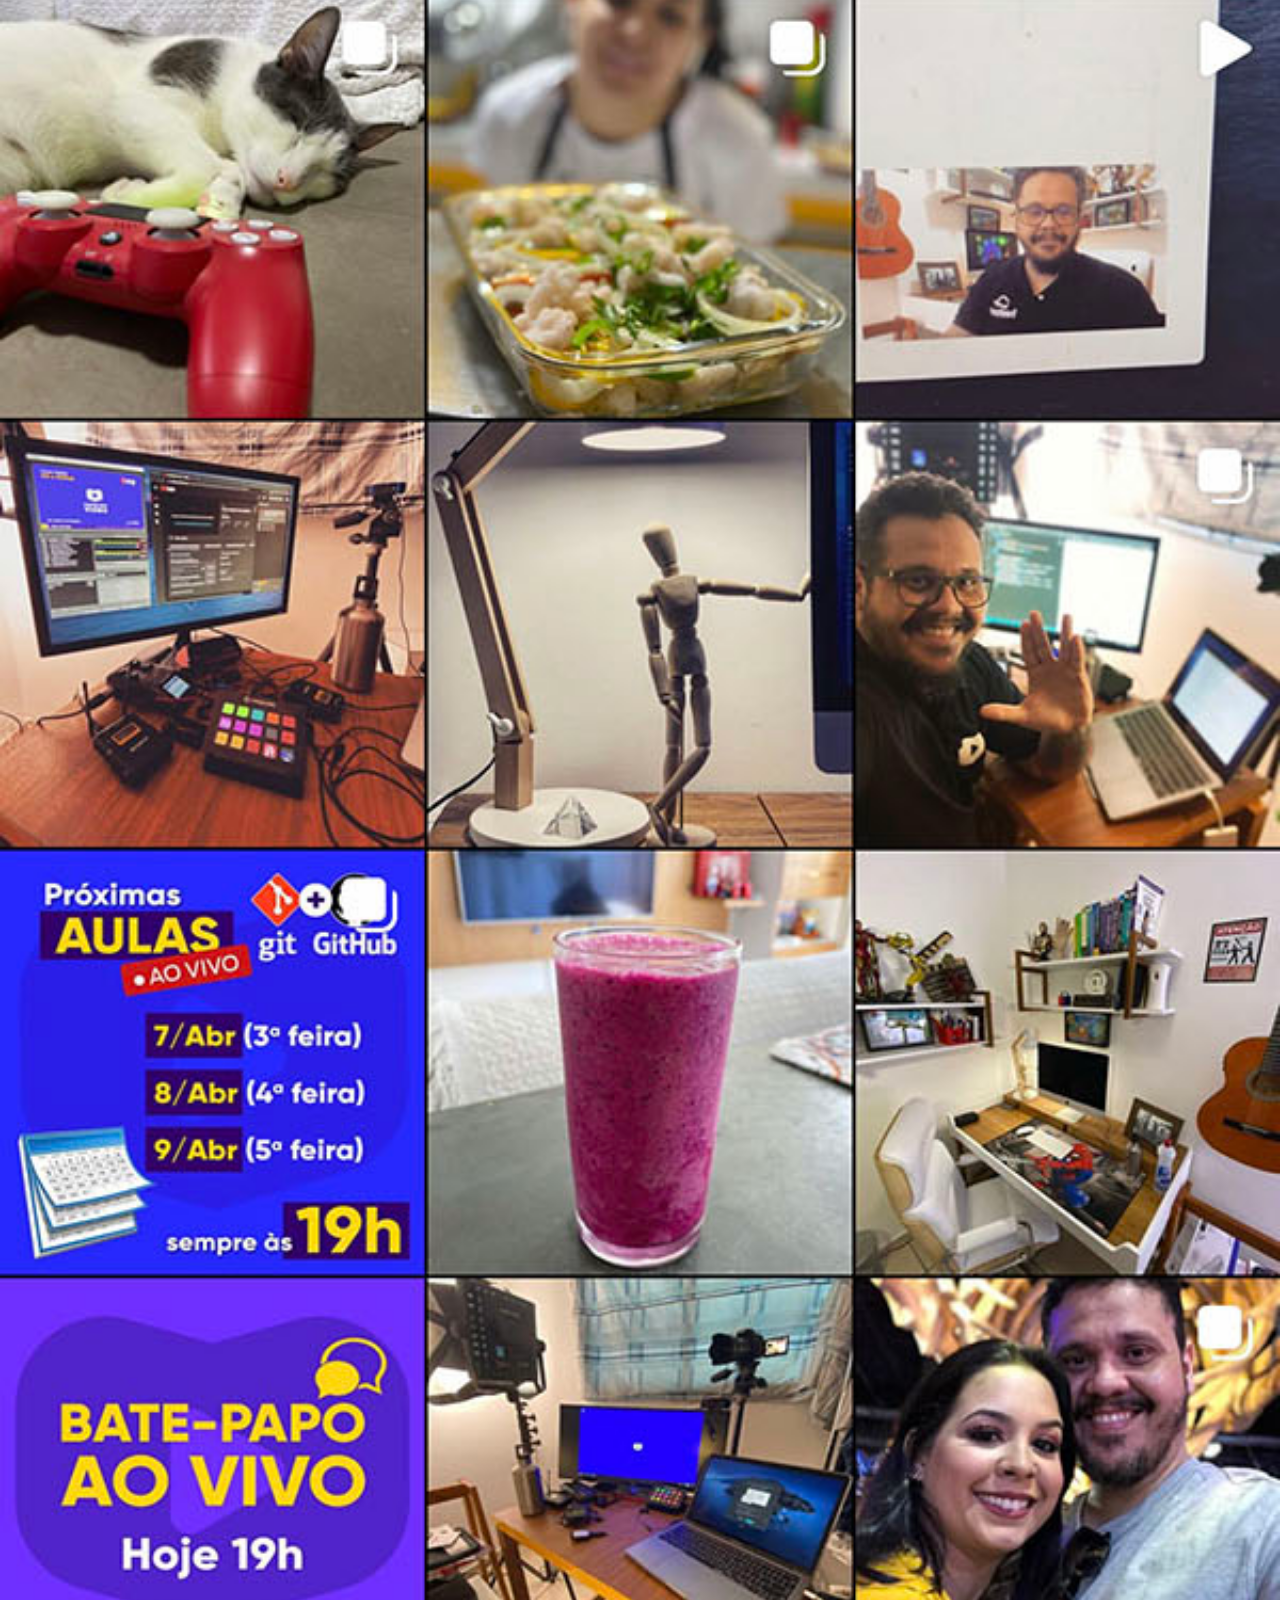
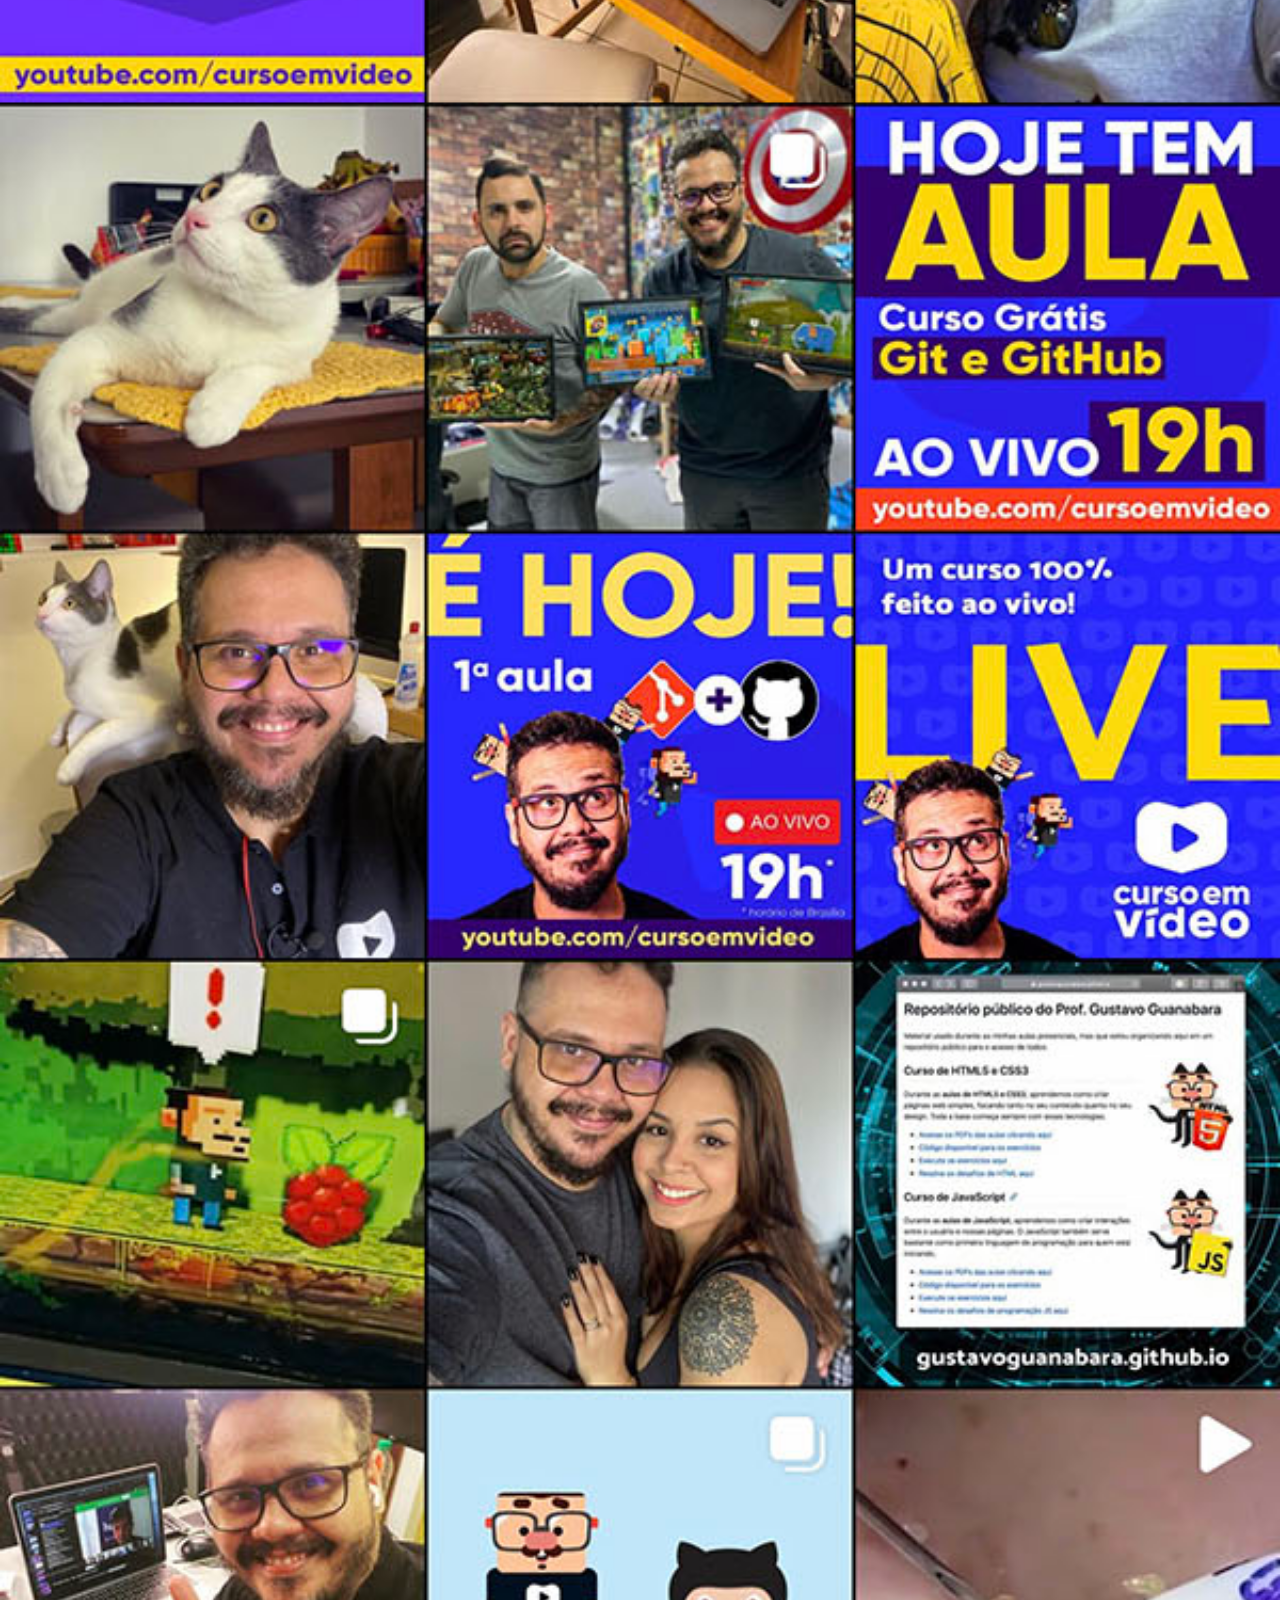
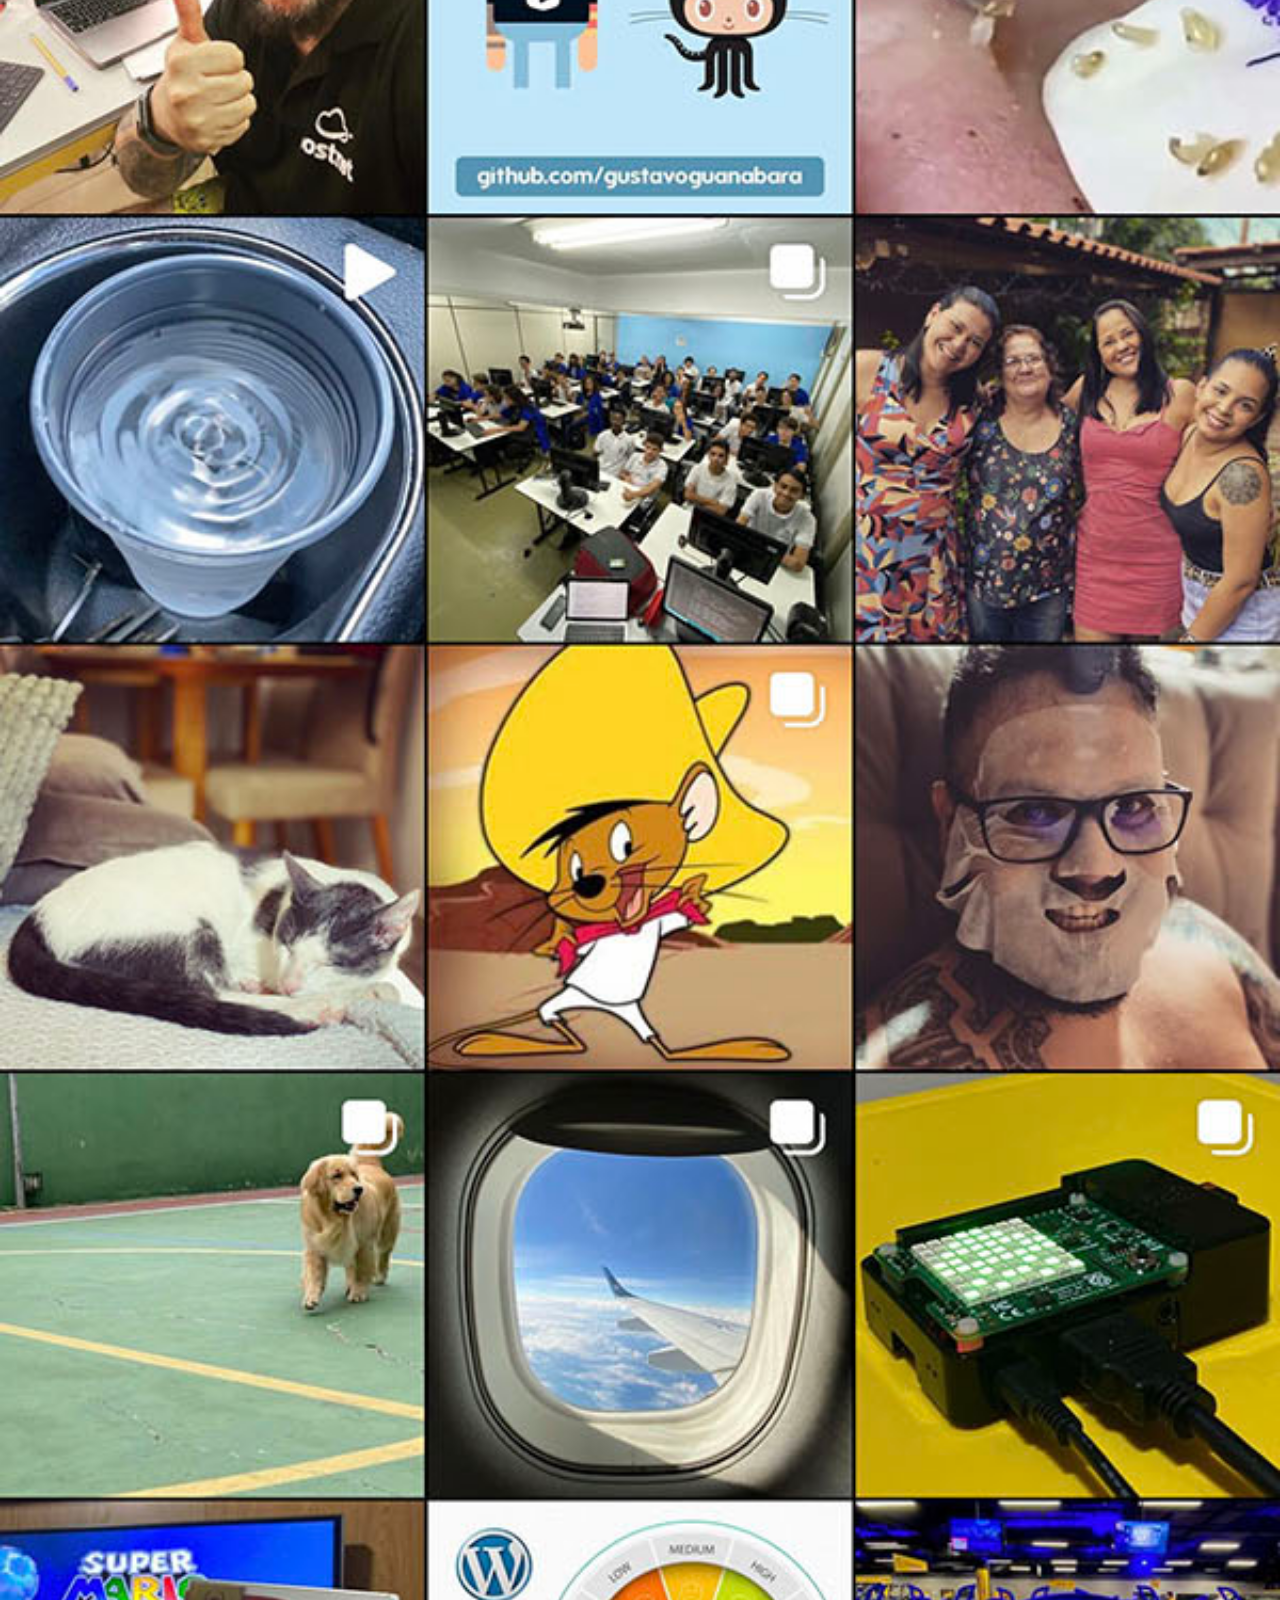
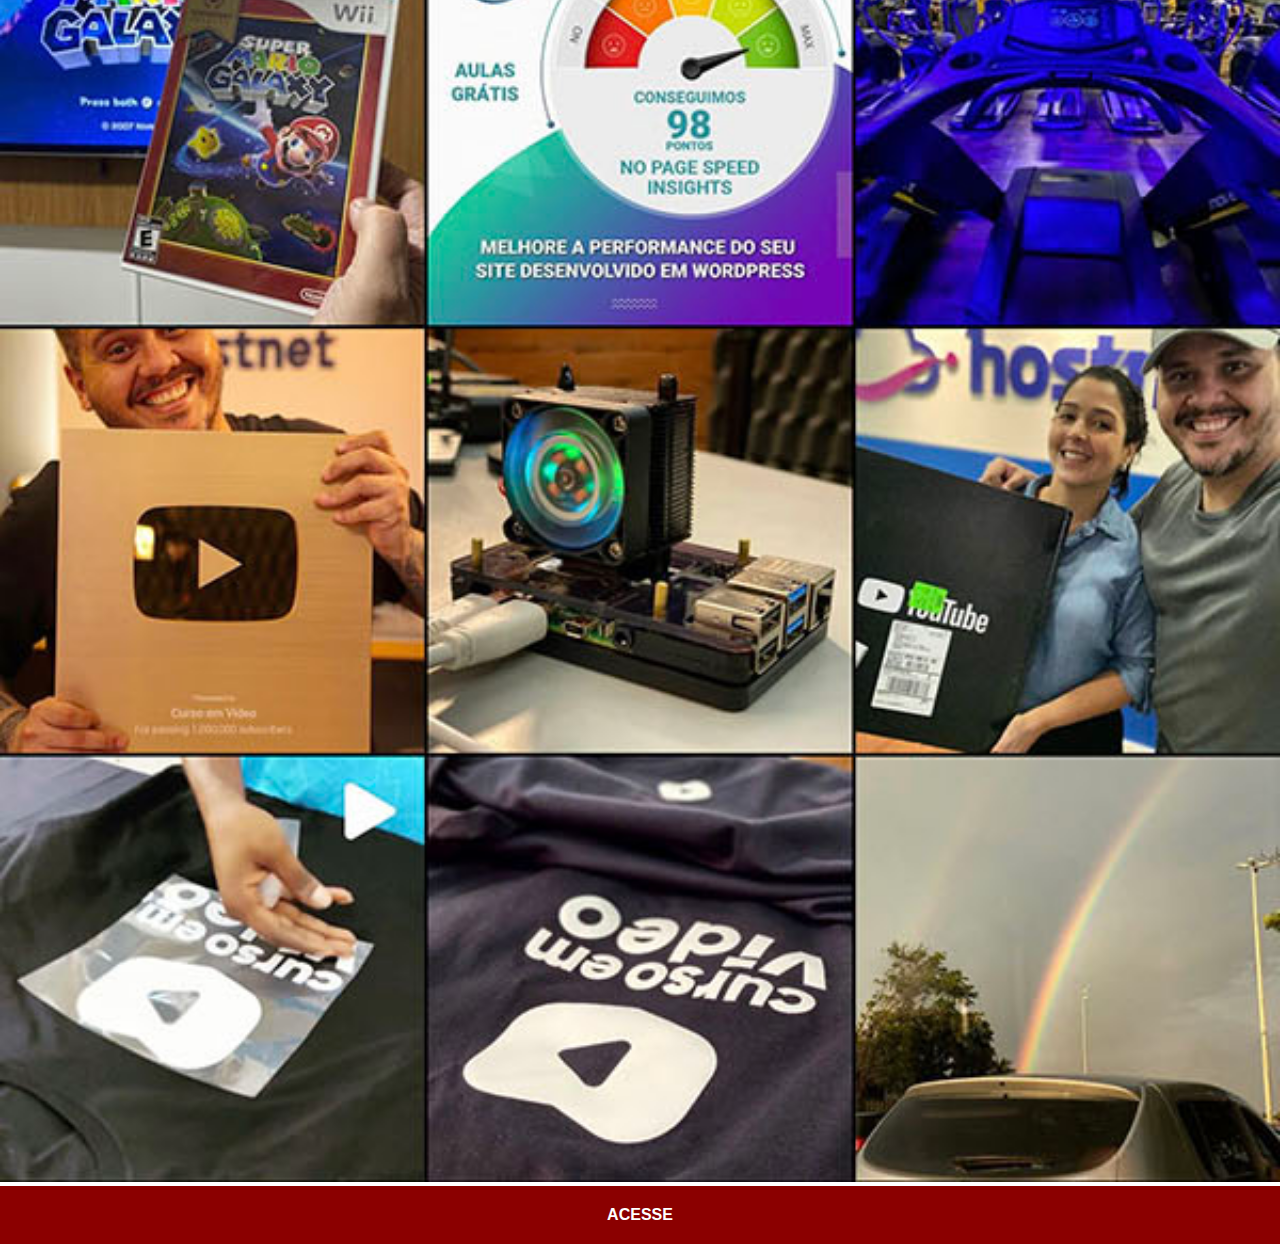
<file: instagram.html>
<!DOCTYPE html>
<html lang="pt-br">
<head>
    <meta charset="UTF-8">
    <meta http-equiv="X-UA-Compatible" content="IE=edge">
    <meta name="viewport" content="width=device-width, initial-scale=1.0">
    <title>Document</title>
    <link rel="stylesheet" href="estilo/social.css">
</head>
<body>
    <img src="imagens/tela-instagram.jpg" alt="instagram">
    <a href="https://www.instagram.com/gustavoguanabara/" target="_blank">ACESSE</a>
    
</body>
</html>
</file>
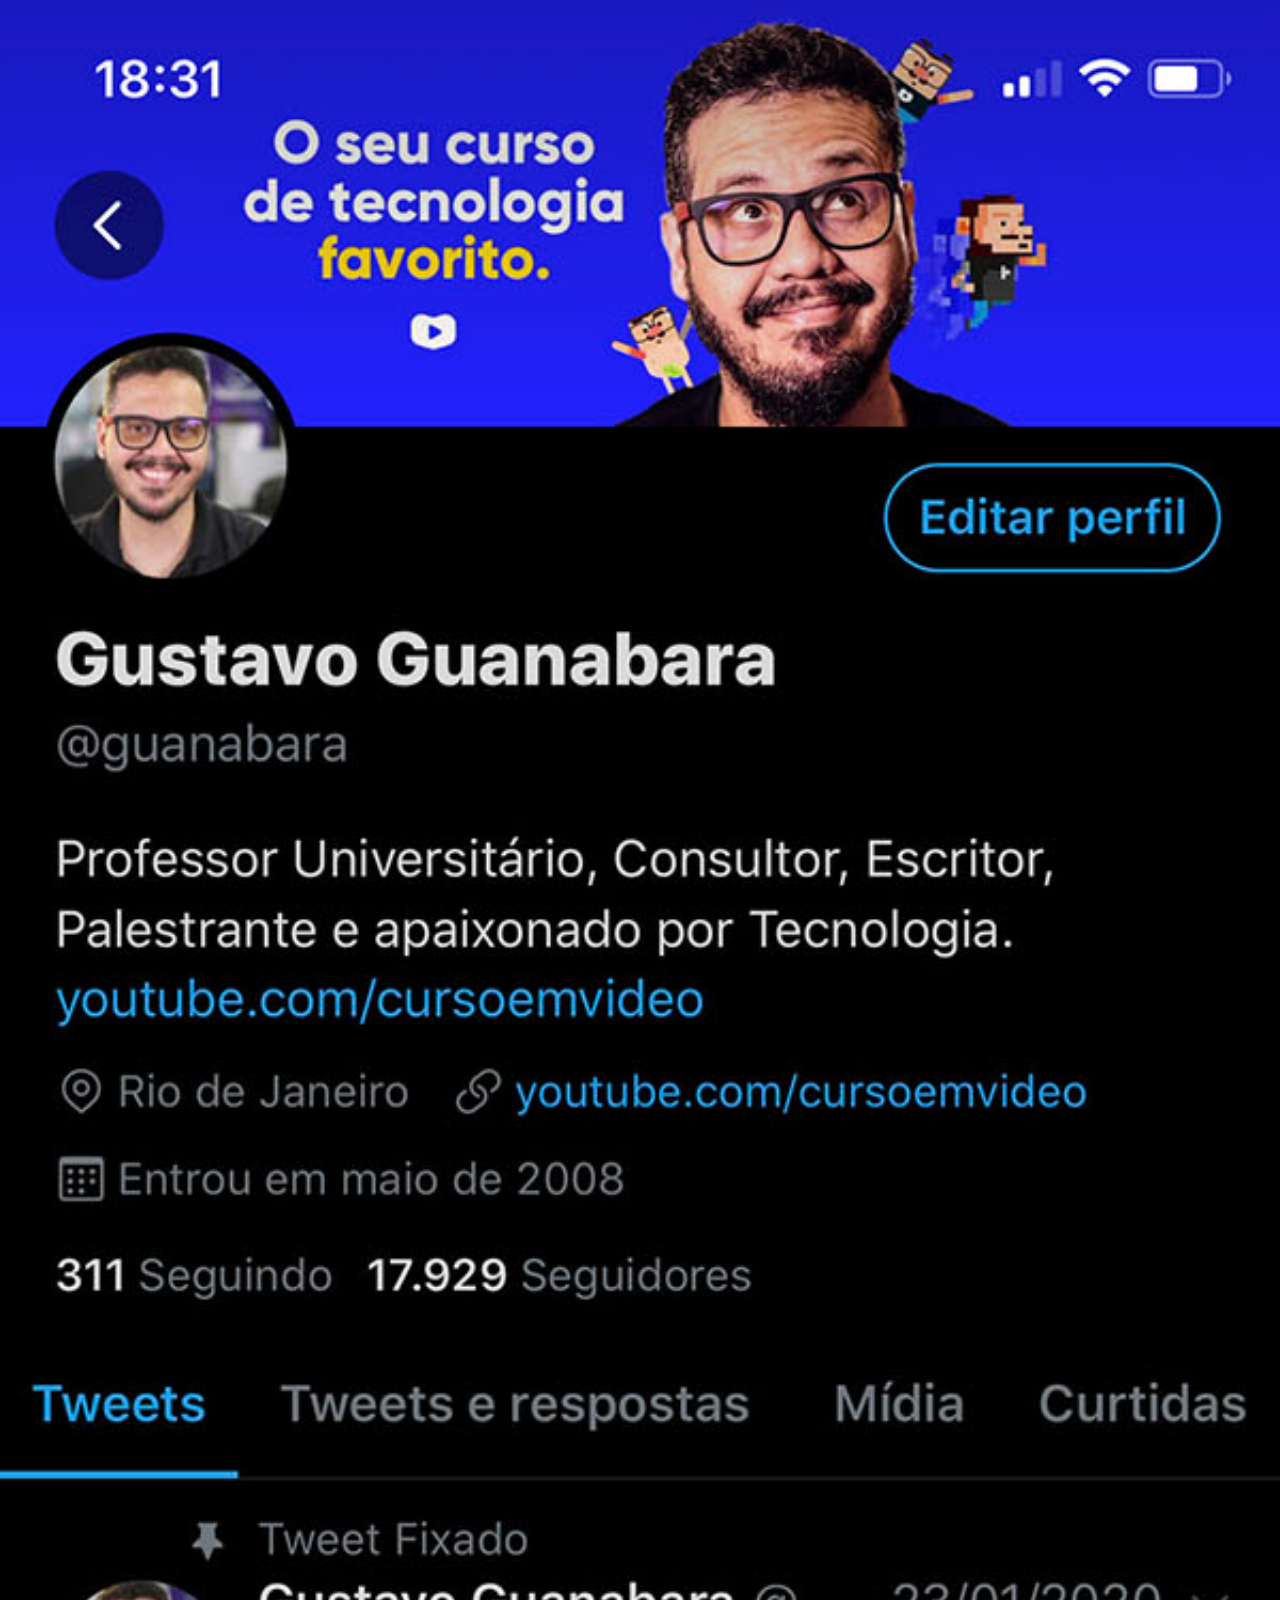
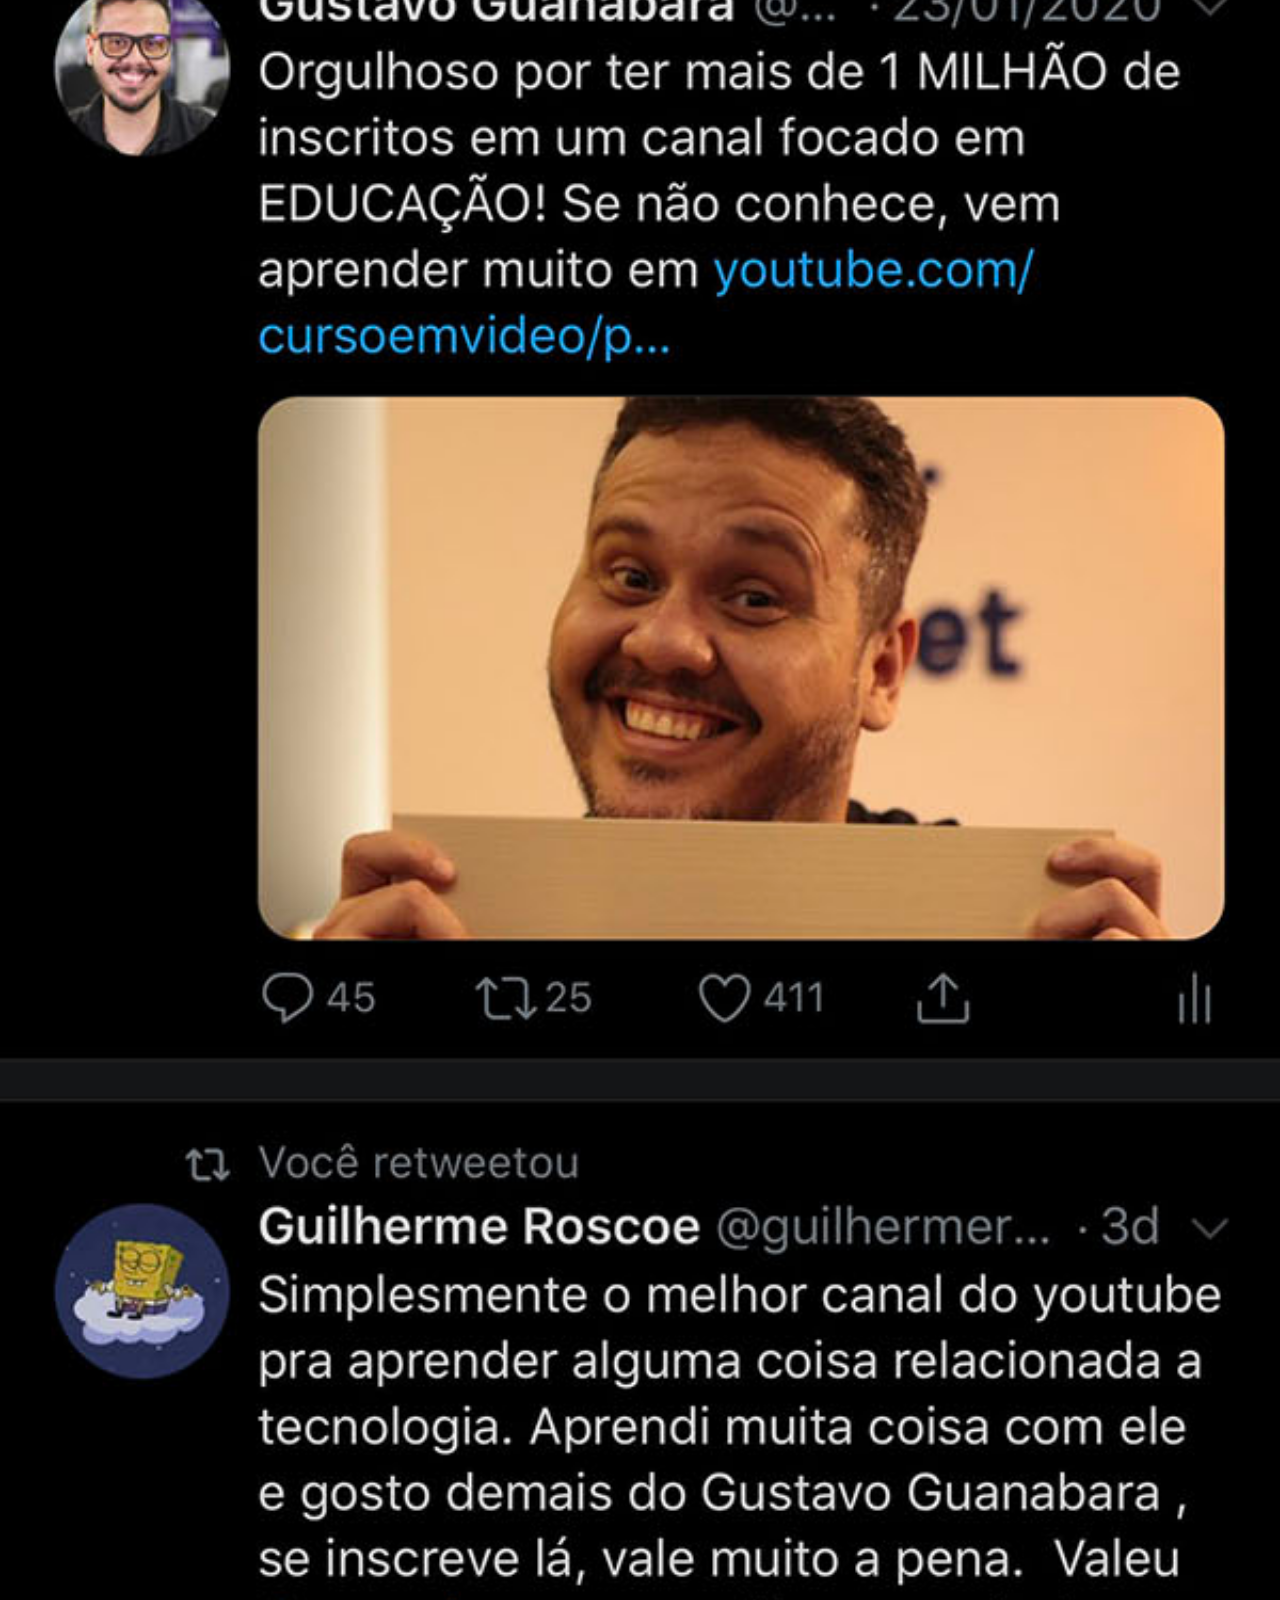
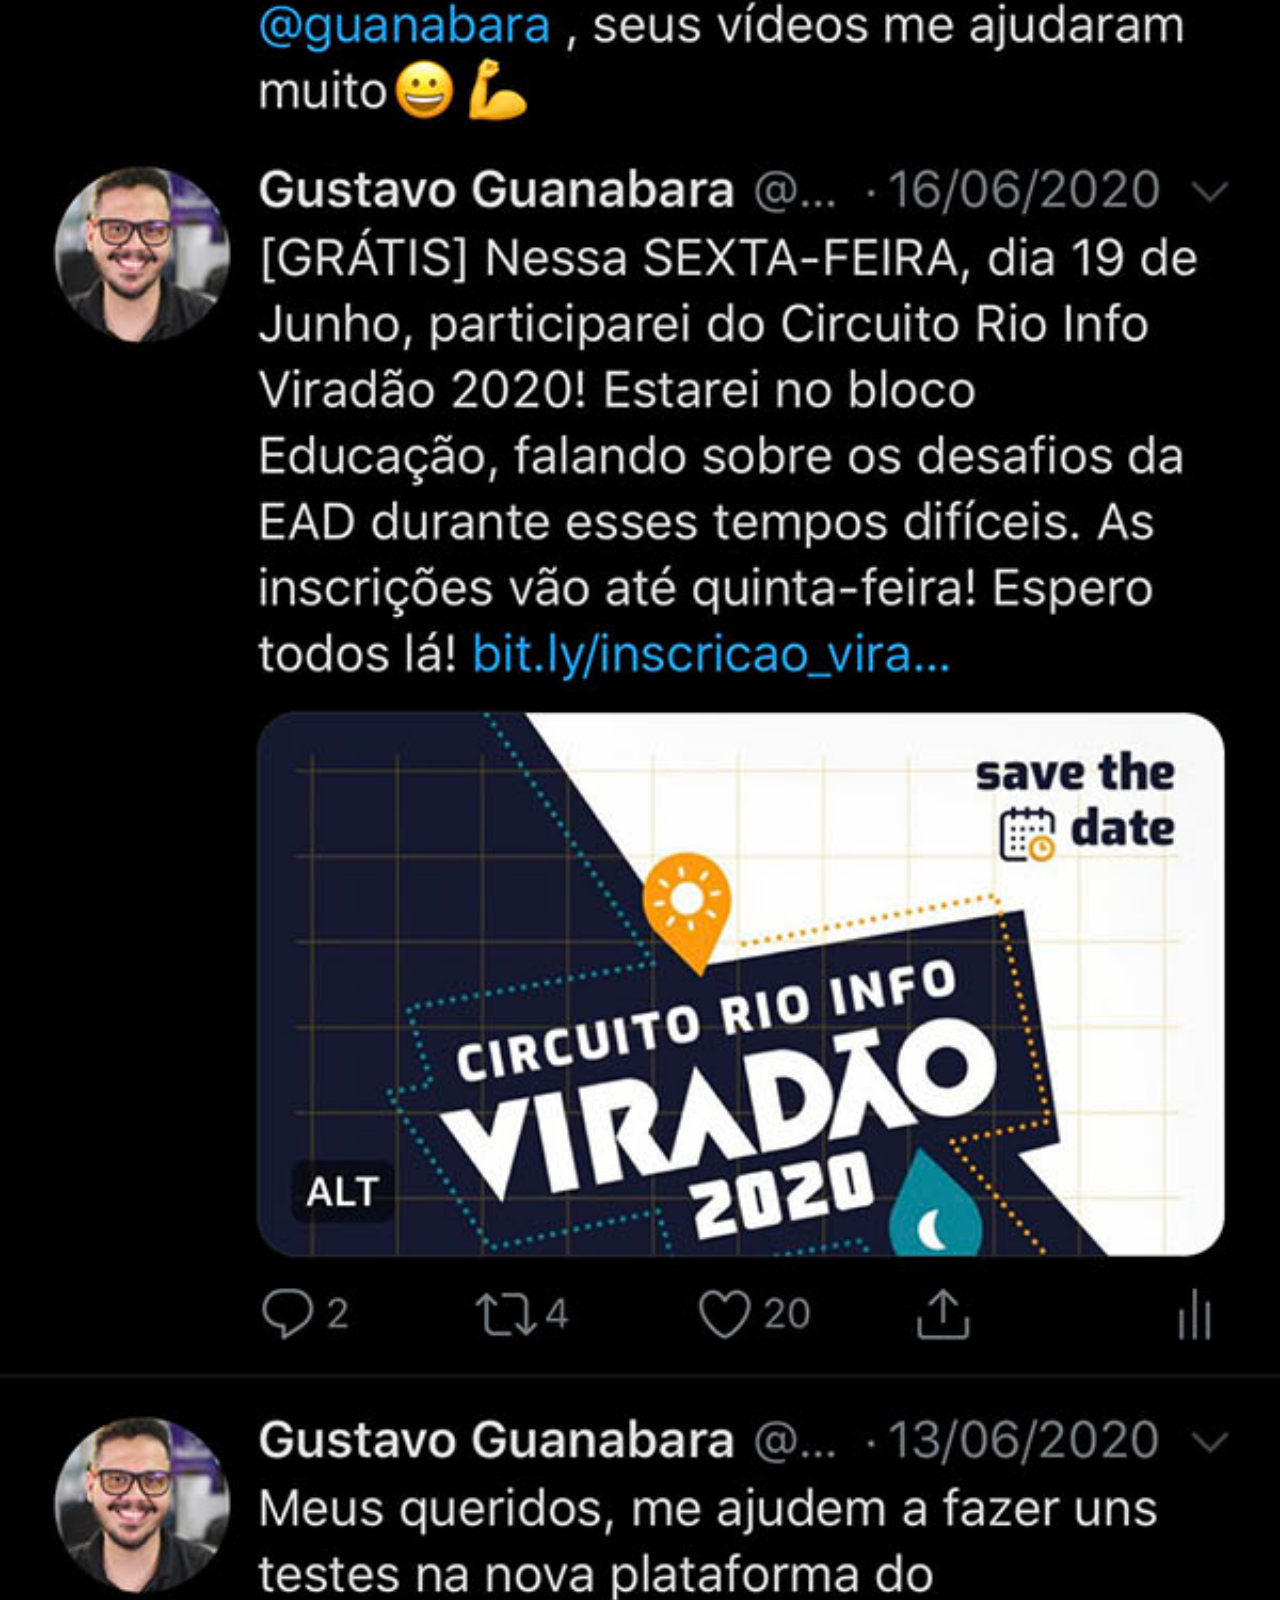
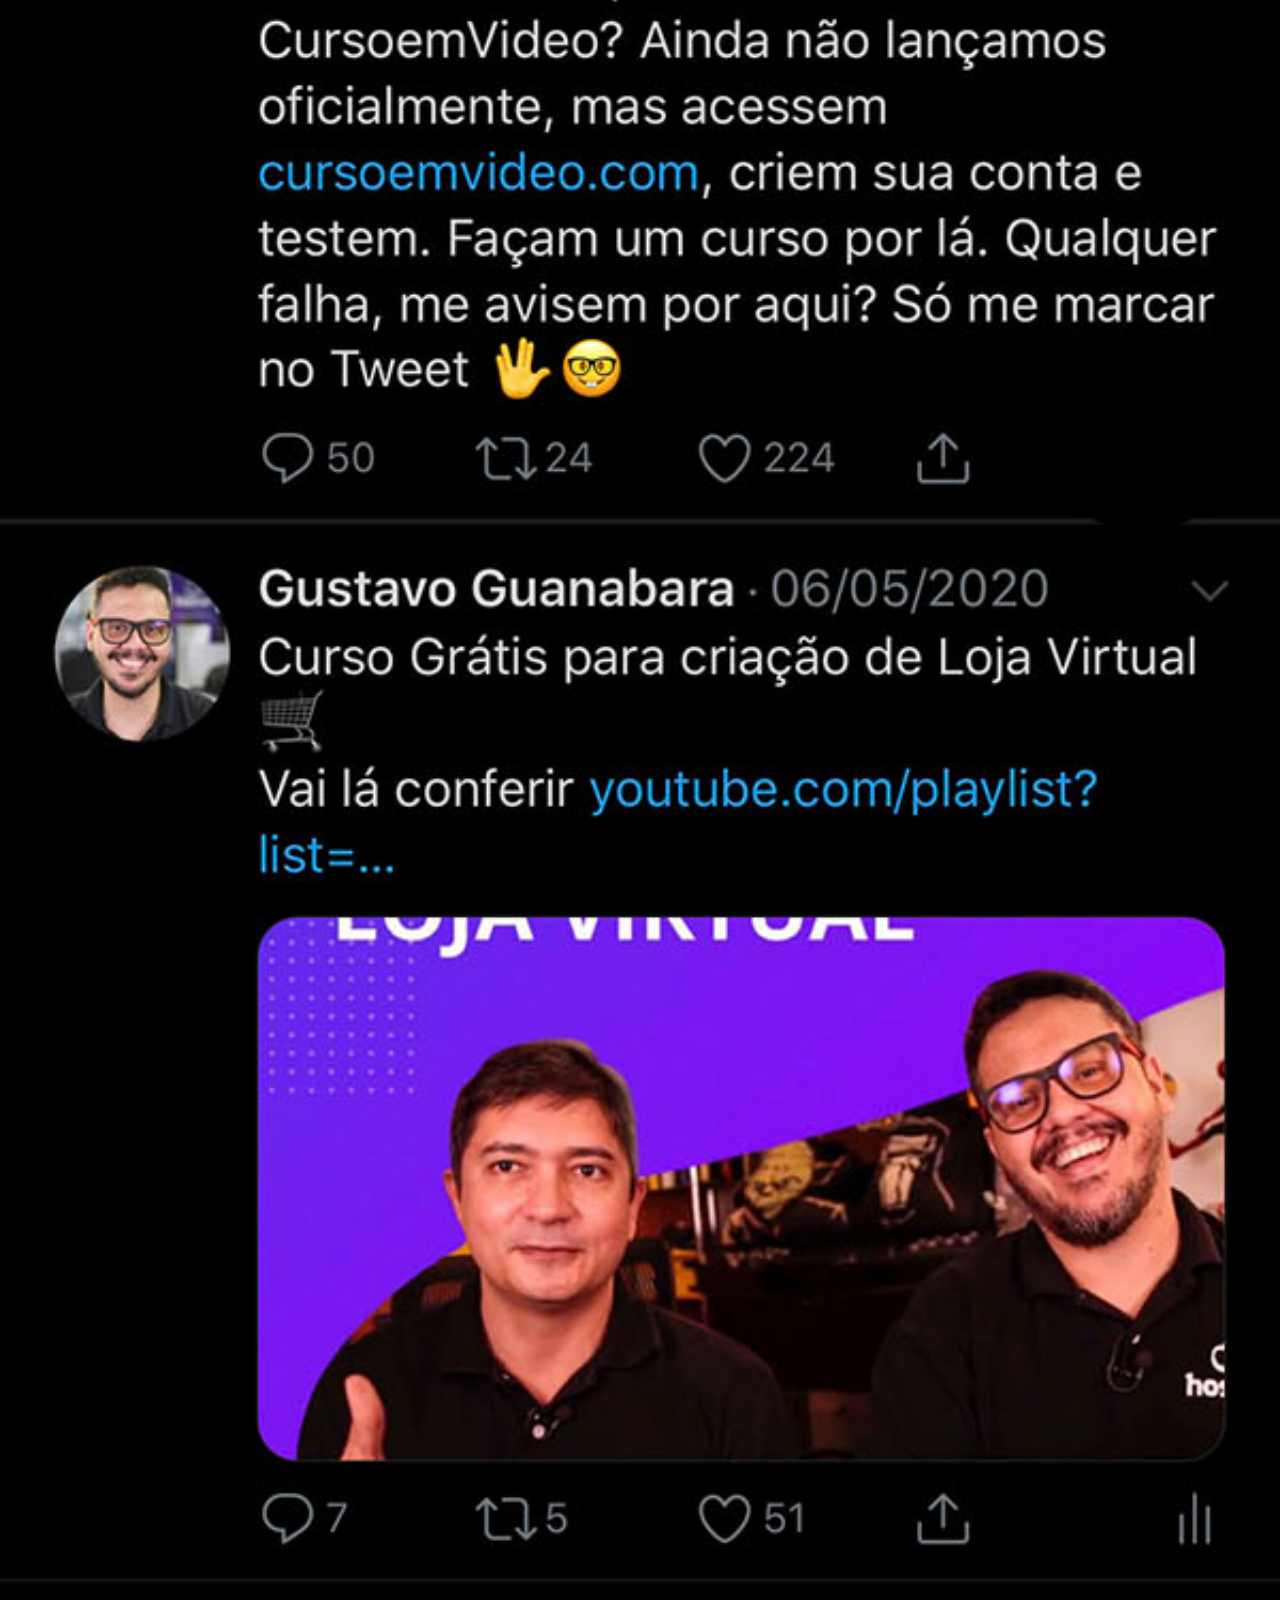
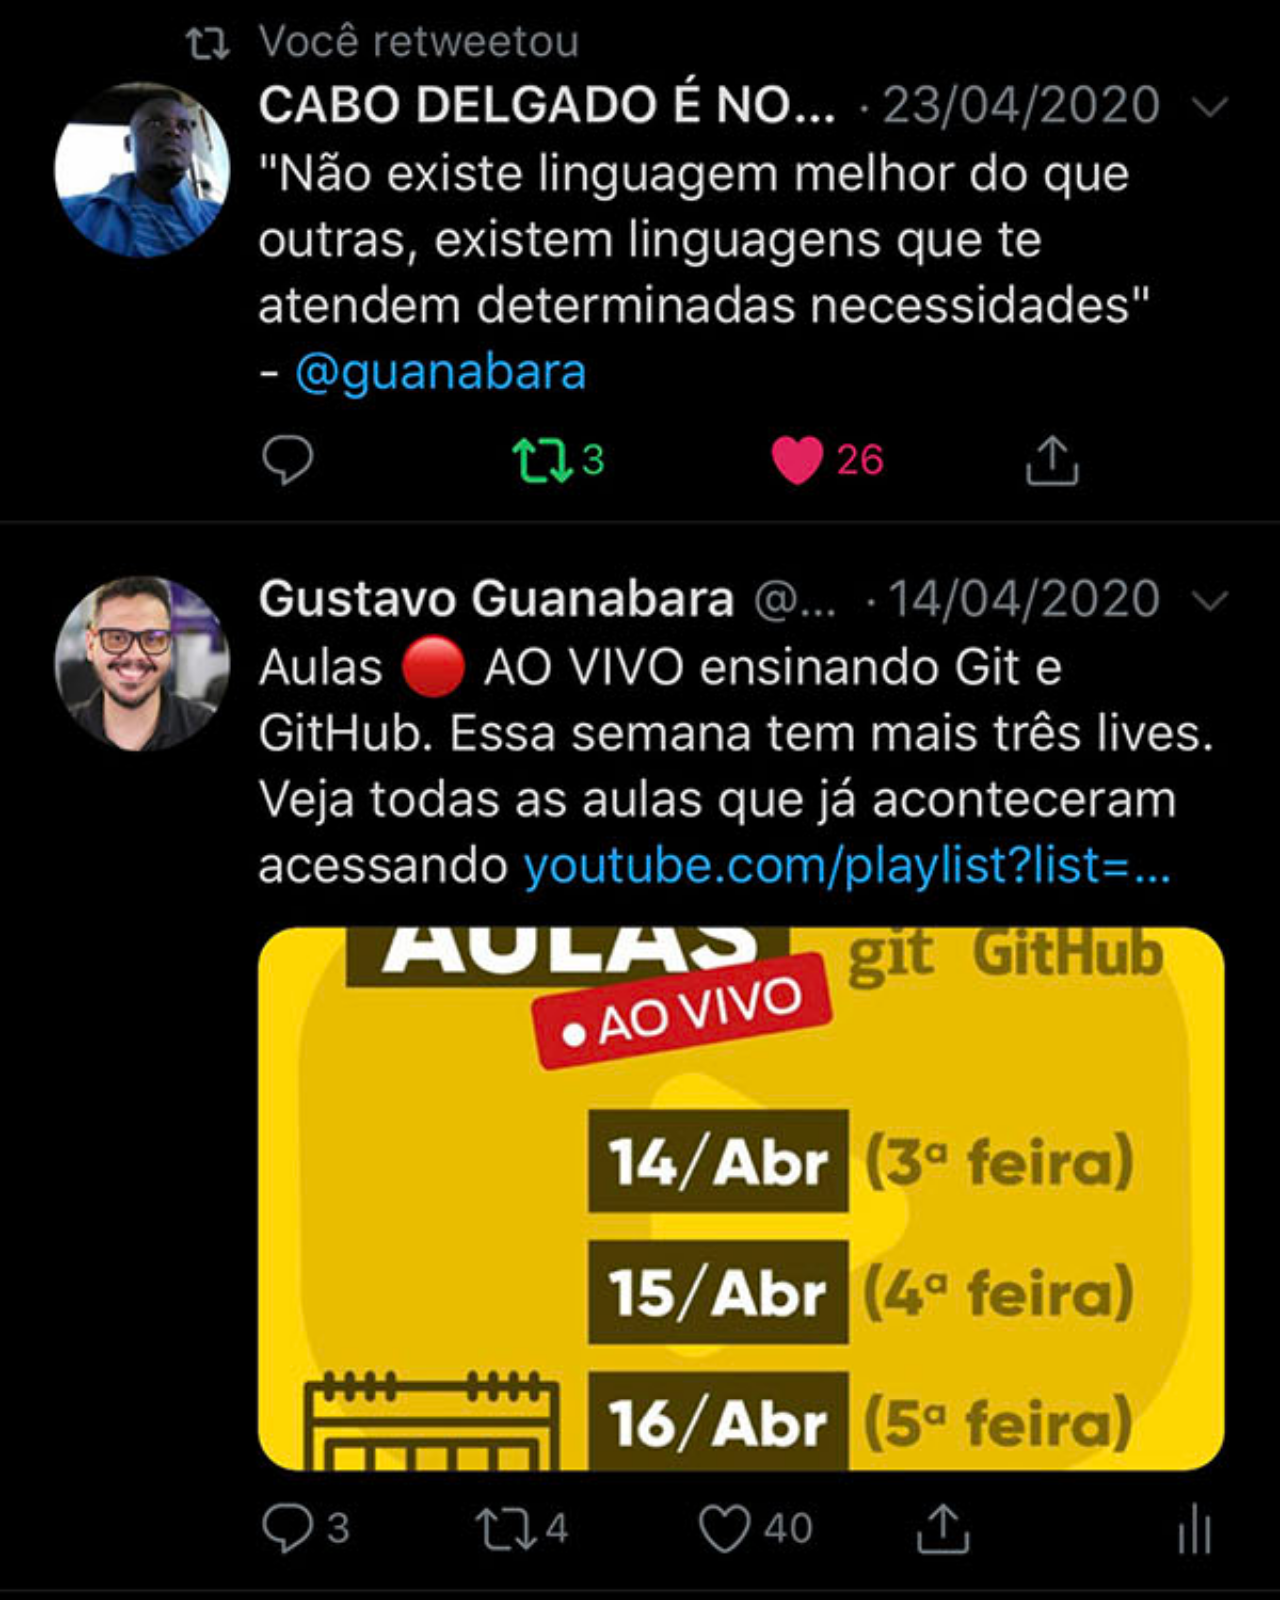
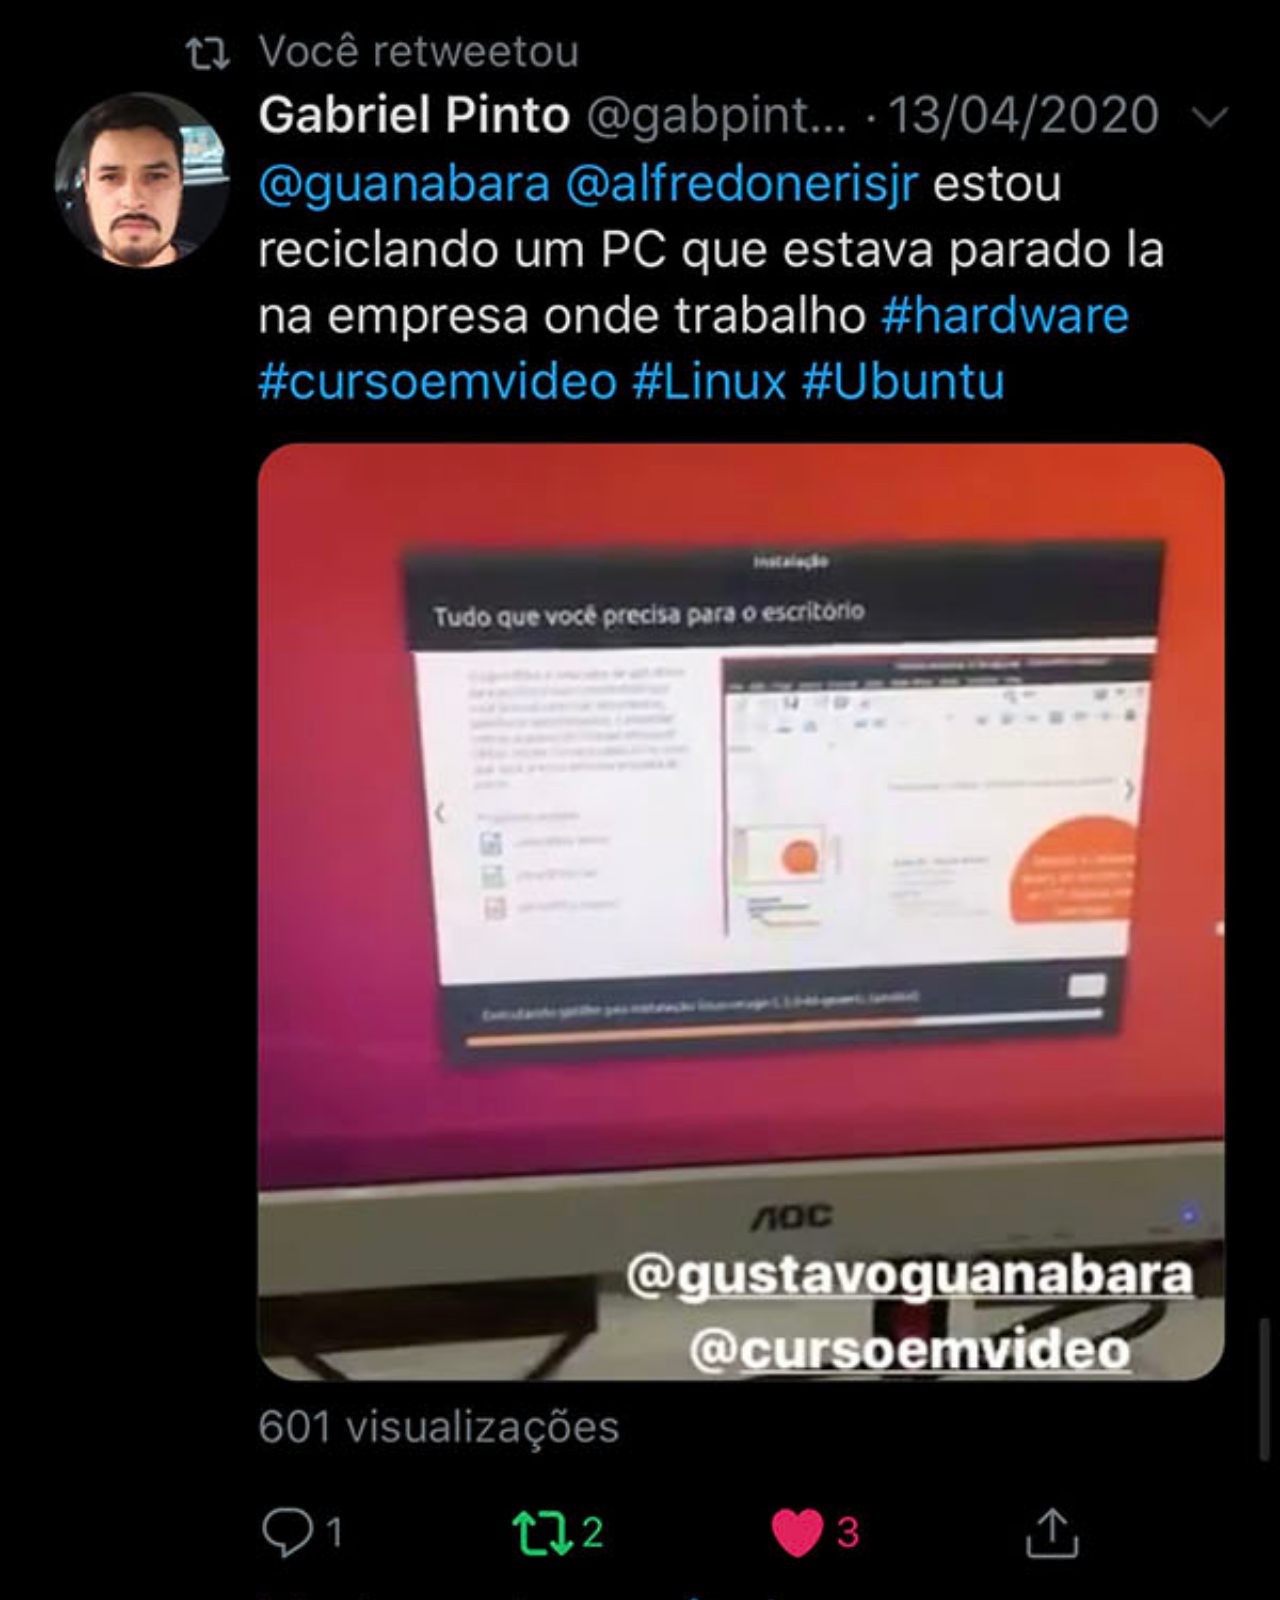
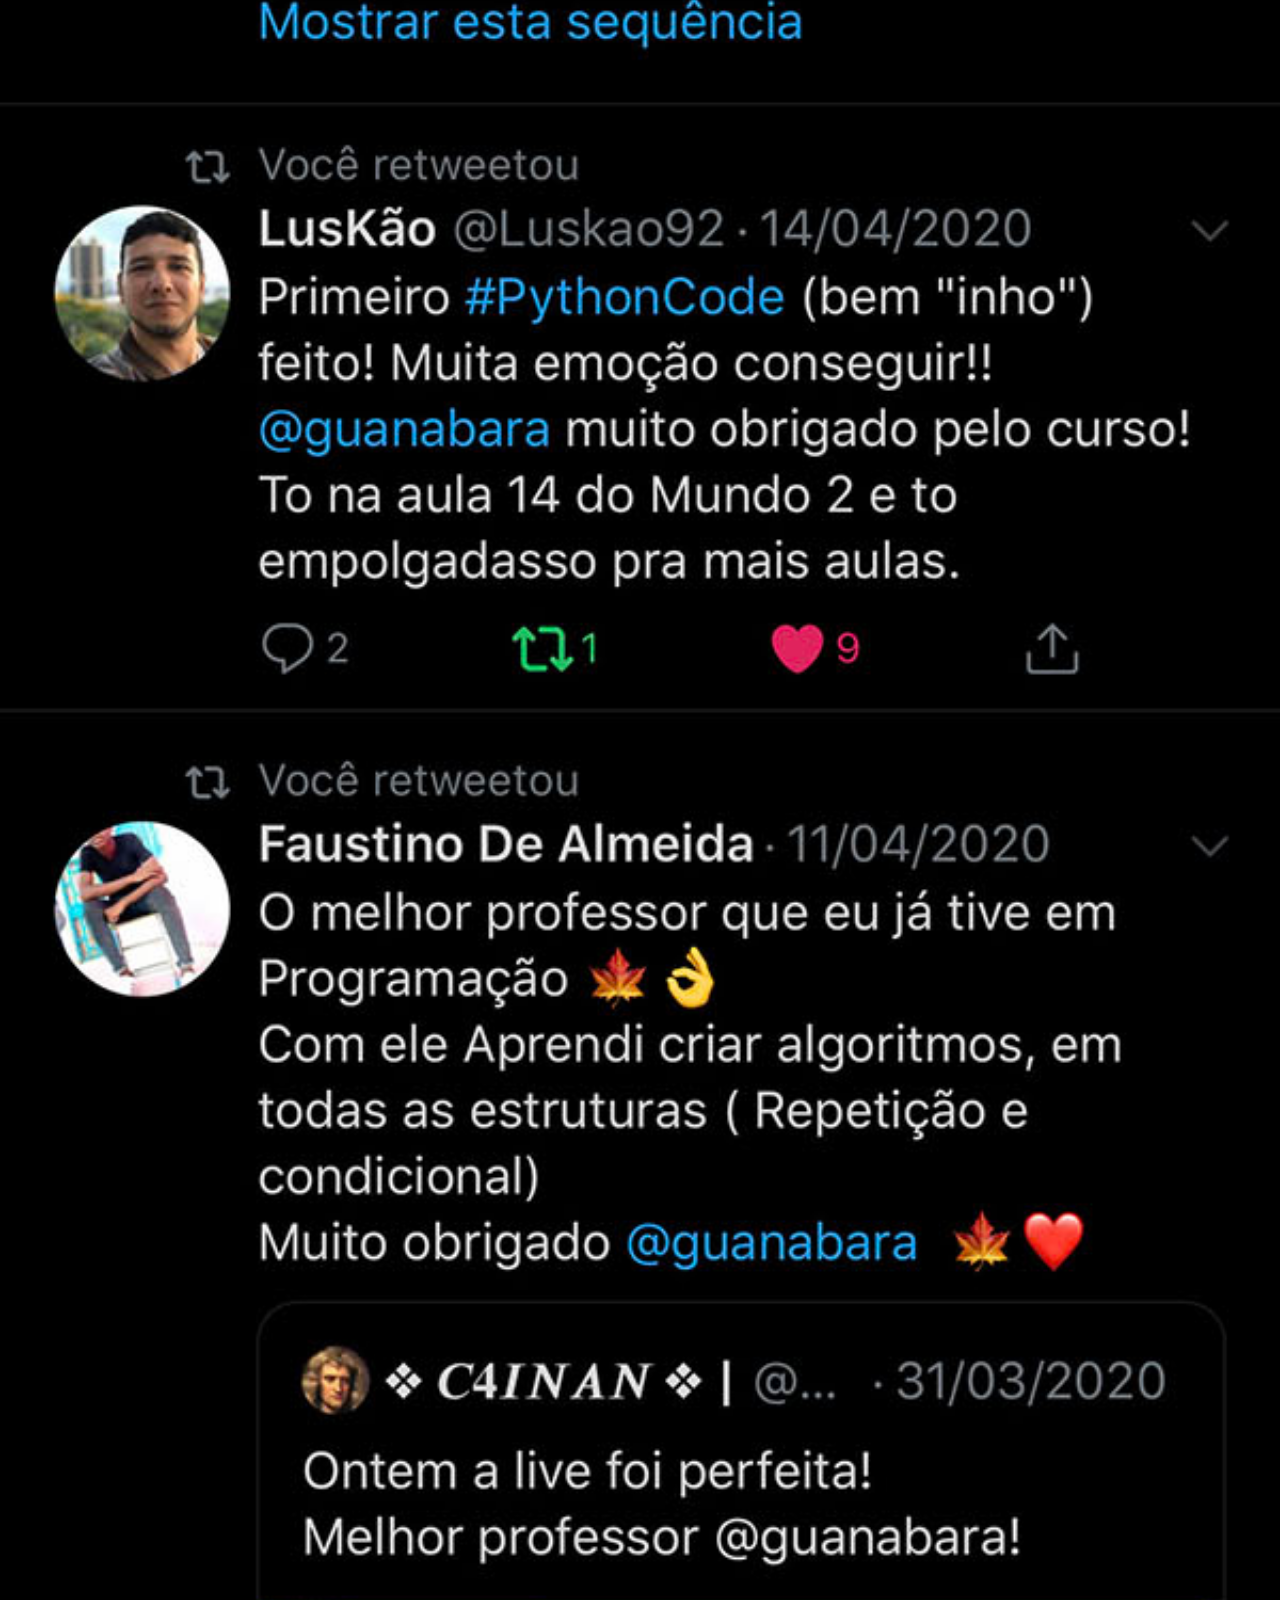
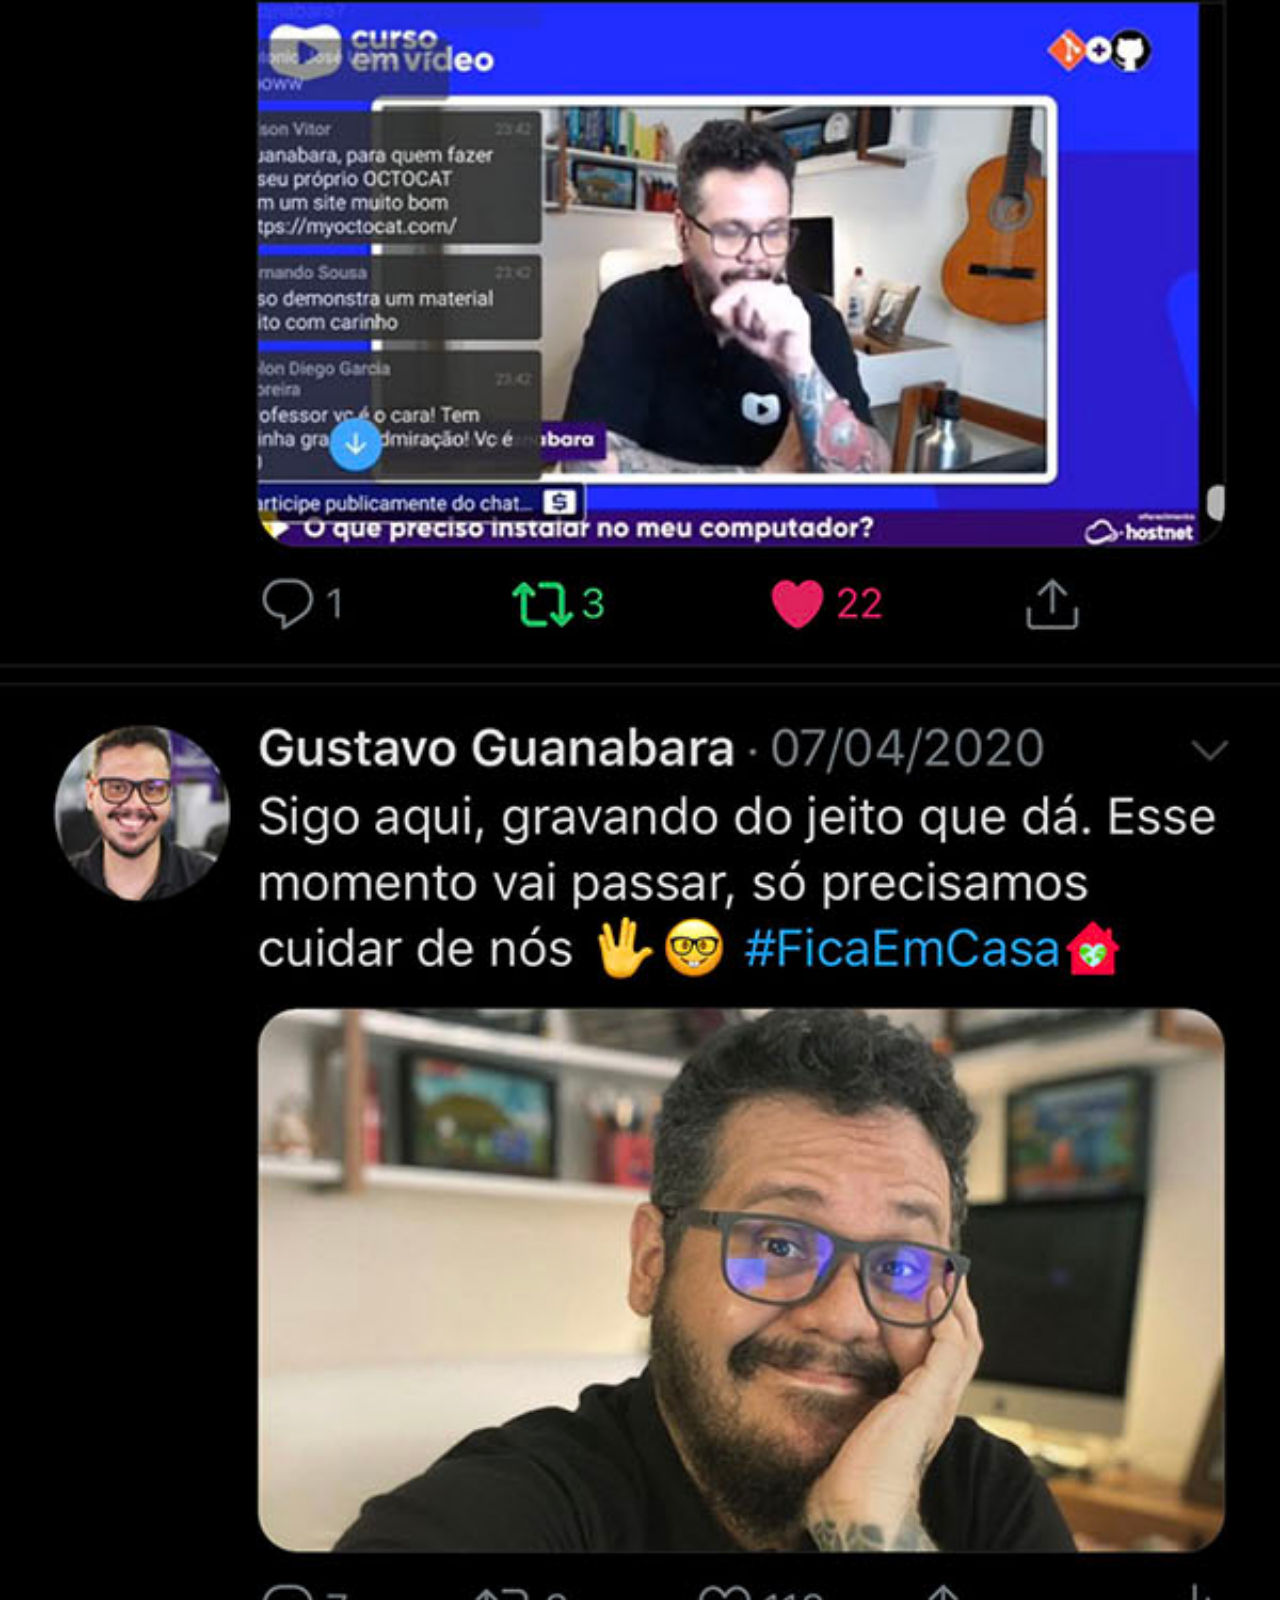
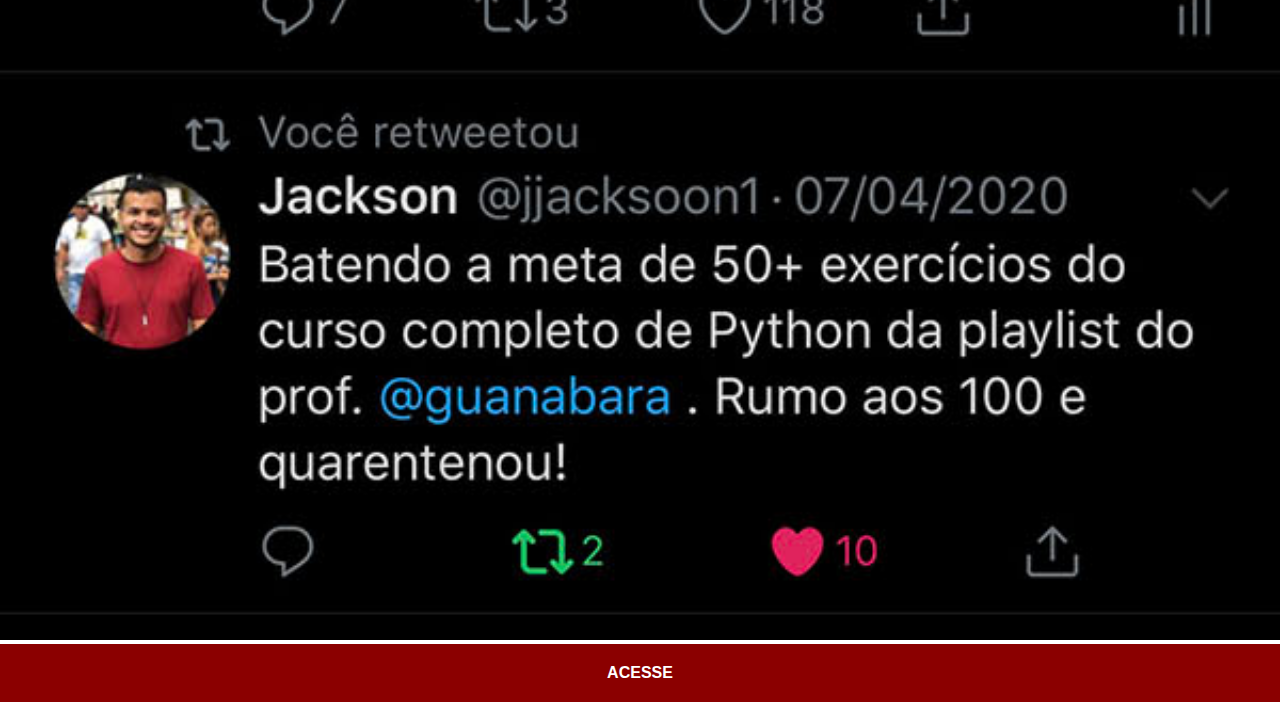
<file: twitter.html>
<!DOCTYPE html>
<html lang="pt-br">
<head>
    <meta charset="UTF-8">
    <meta http-equiv="X-UA-Compatible" content="IE=edge">
    <meta name="viewport" content="width=device-width, initial-scale=1.0">
    <title>logo-twitter</title>
    <link rel="stylesheet" href="estilo/social.css">
</head>
<body>
    <img src="imagens/tela-twitter.jpg" alt="tela-twitter" >
    <a href="https://twitter.com/guanabara" target="_blank">ACESSE</a>
    
</body>
</html>
</file>
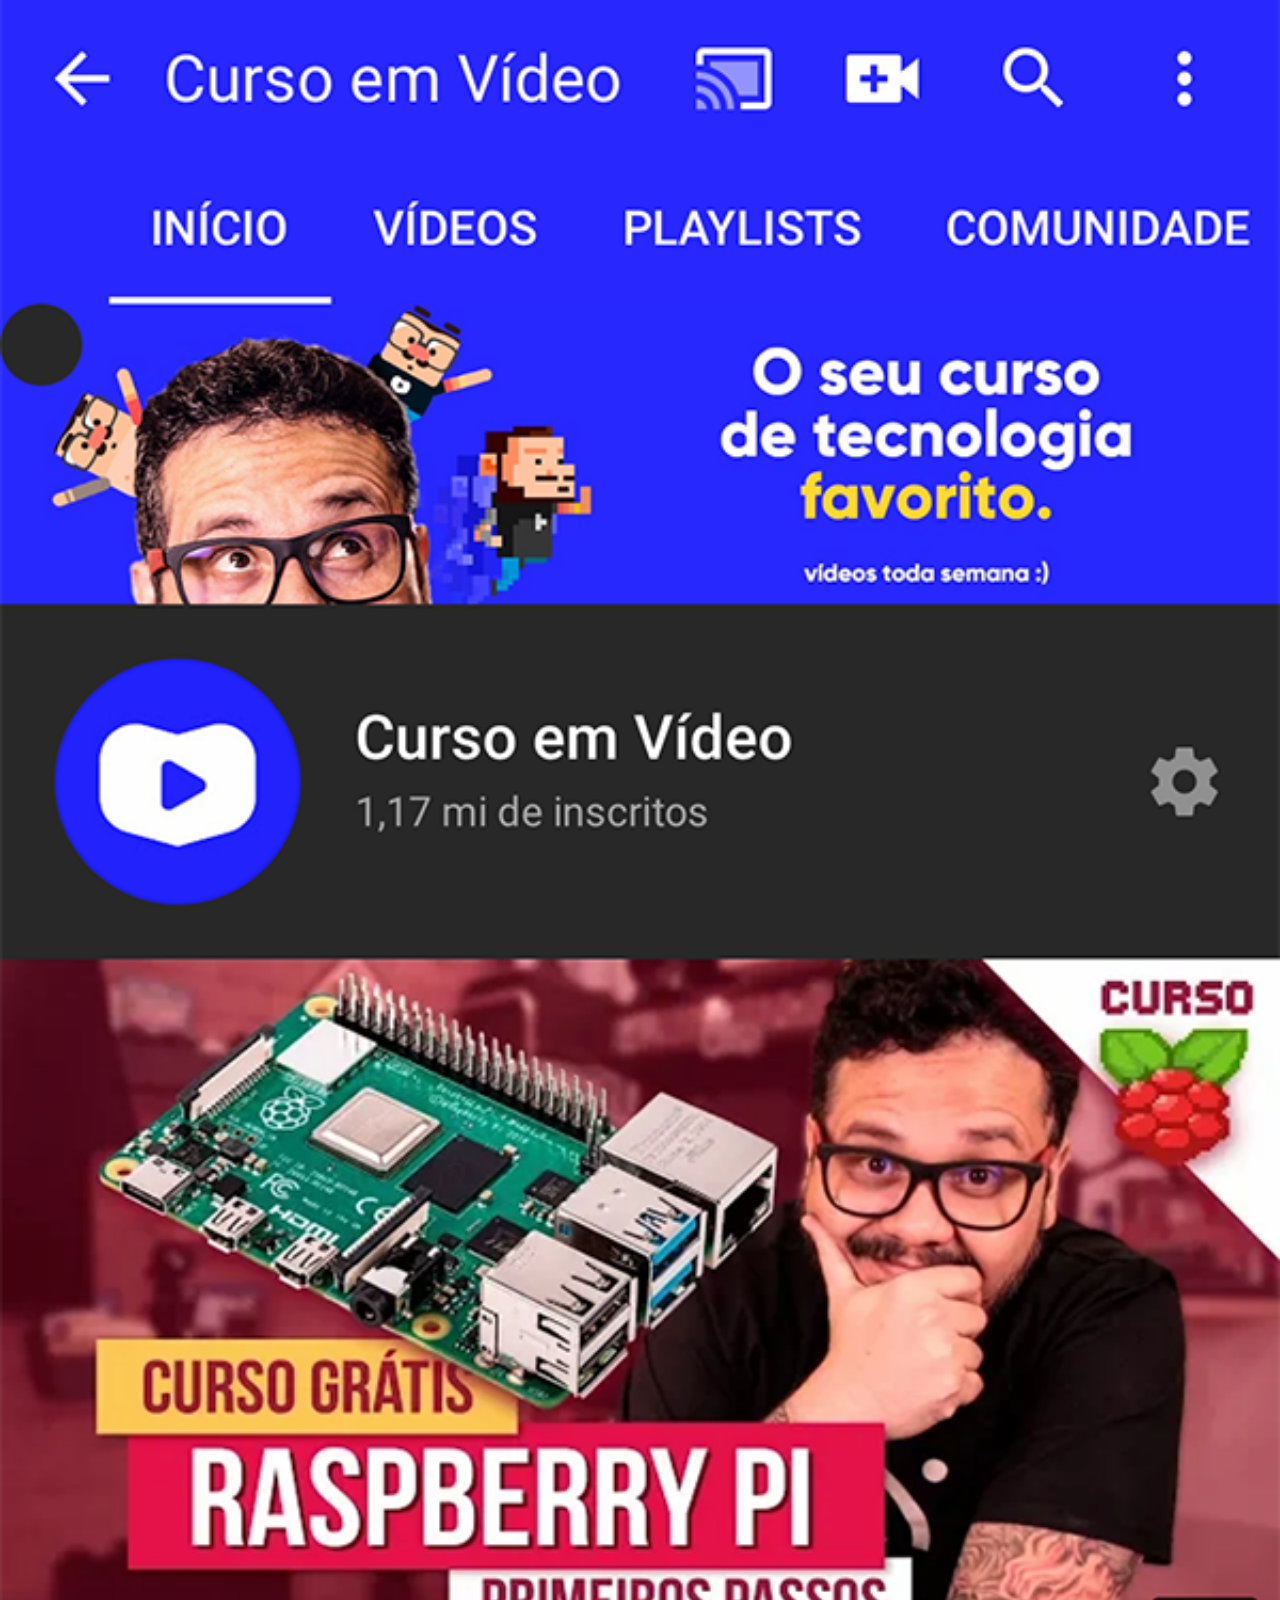
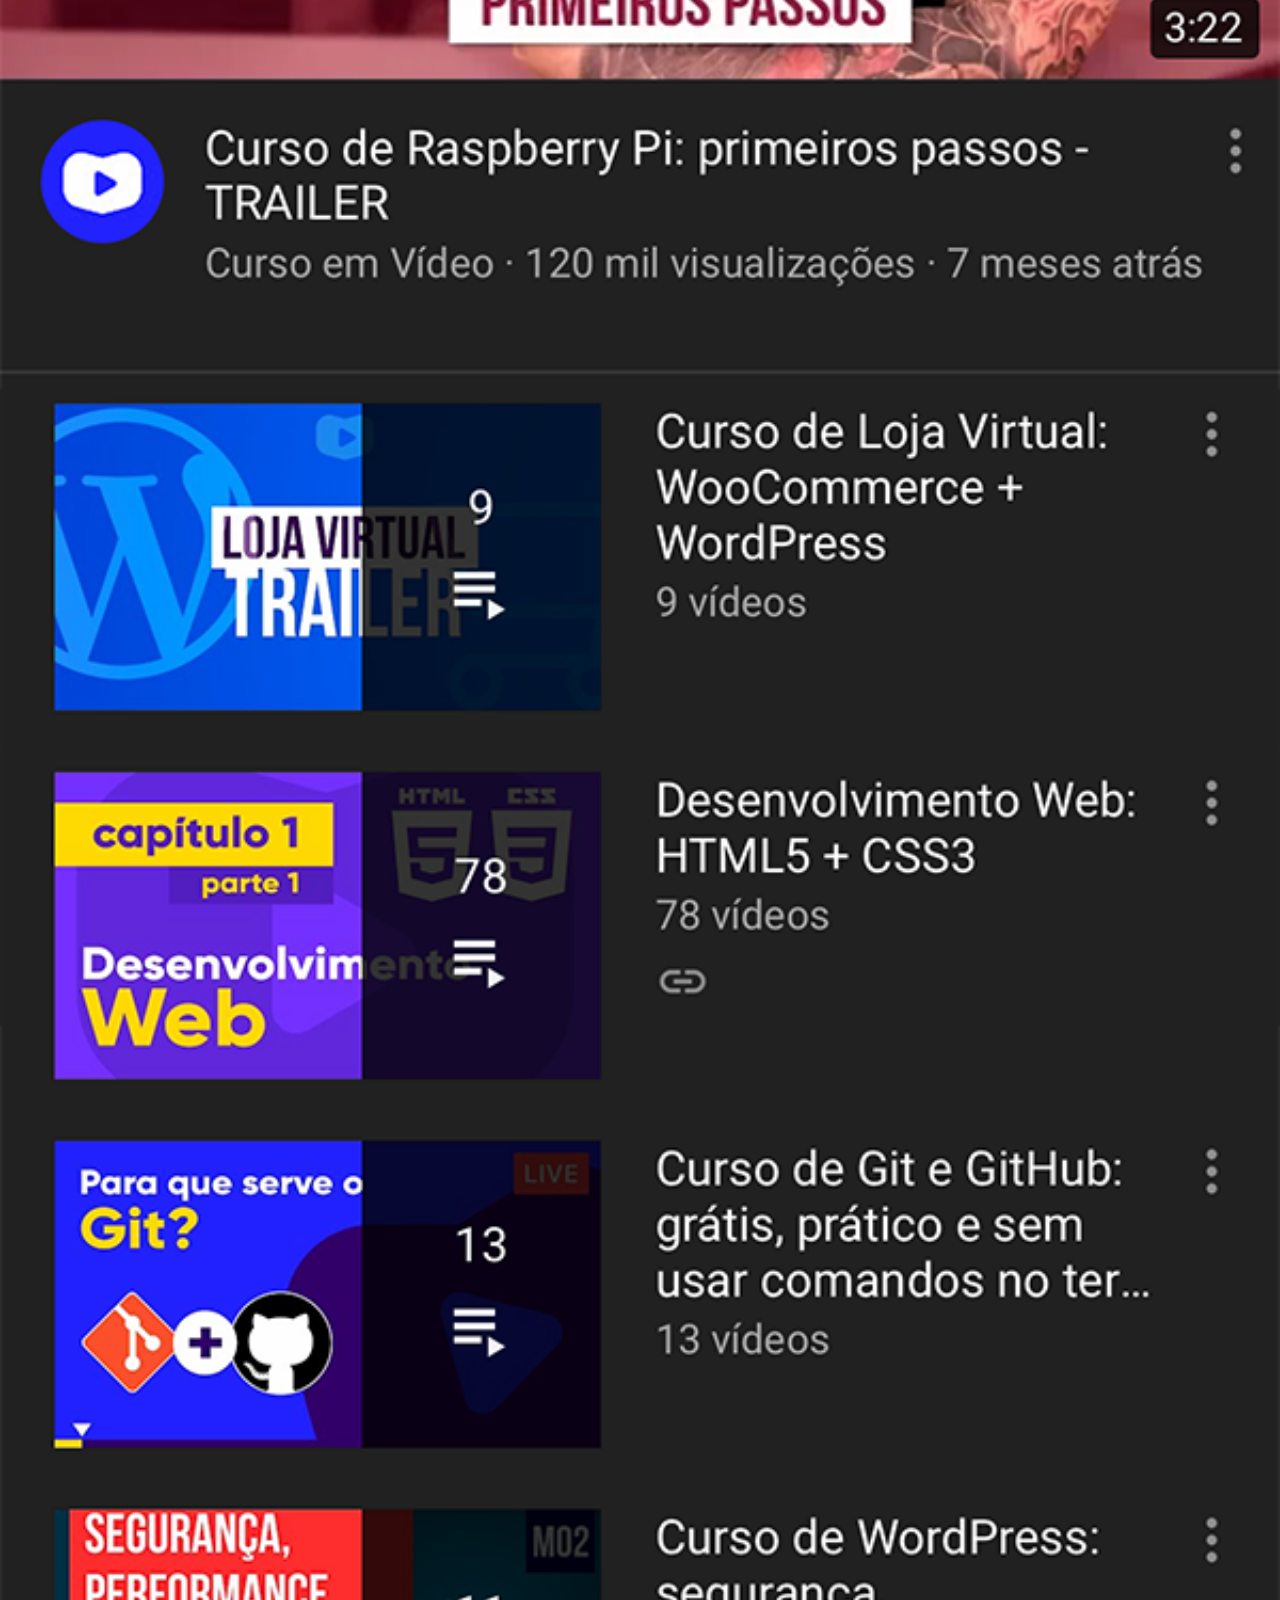
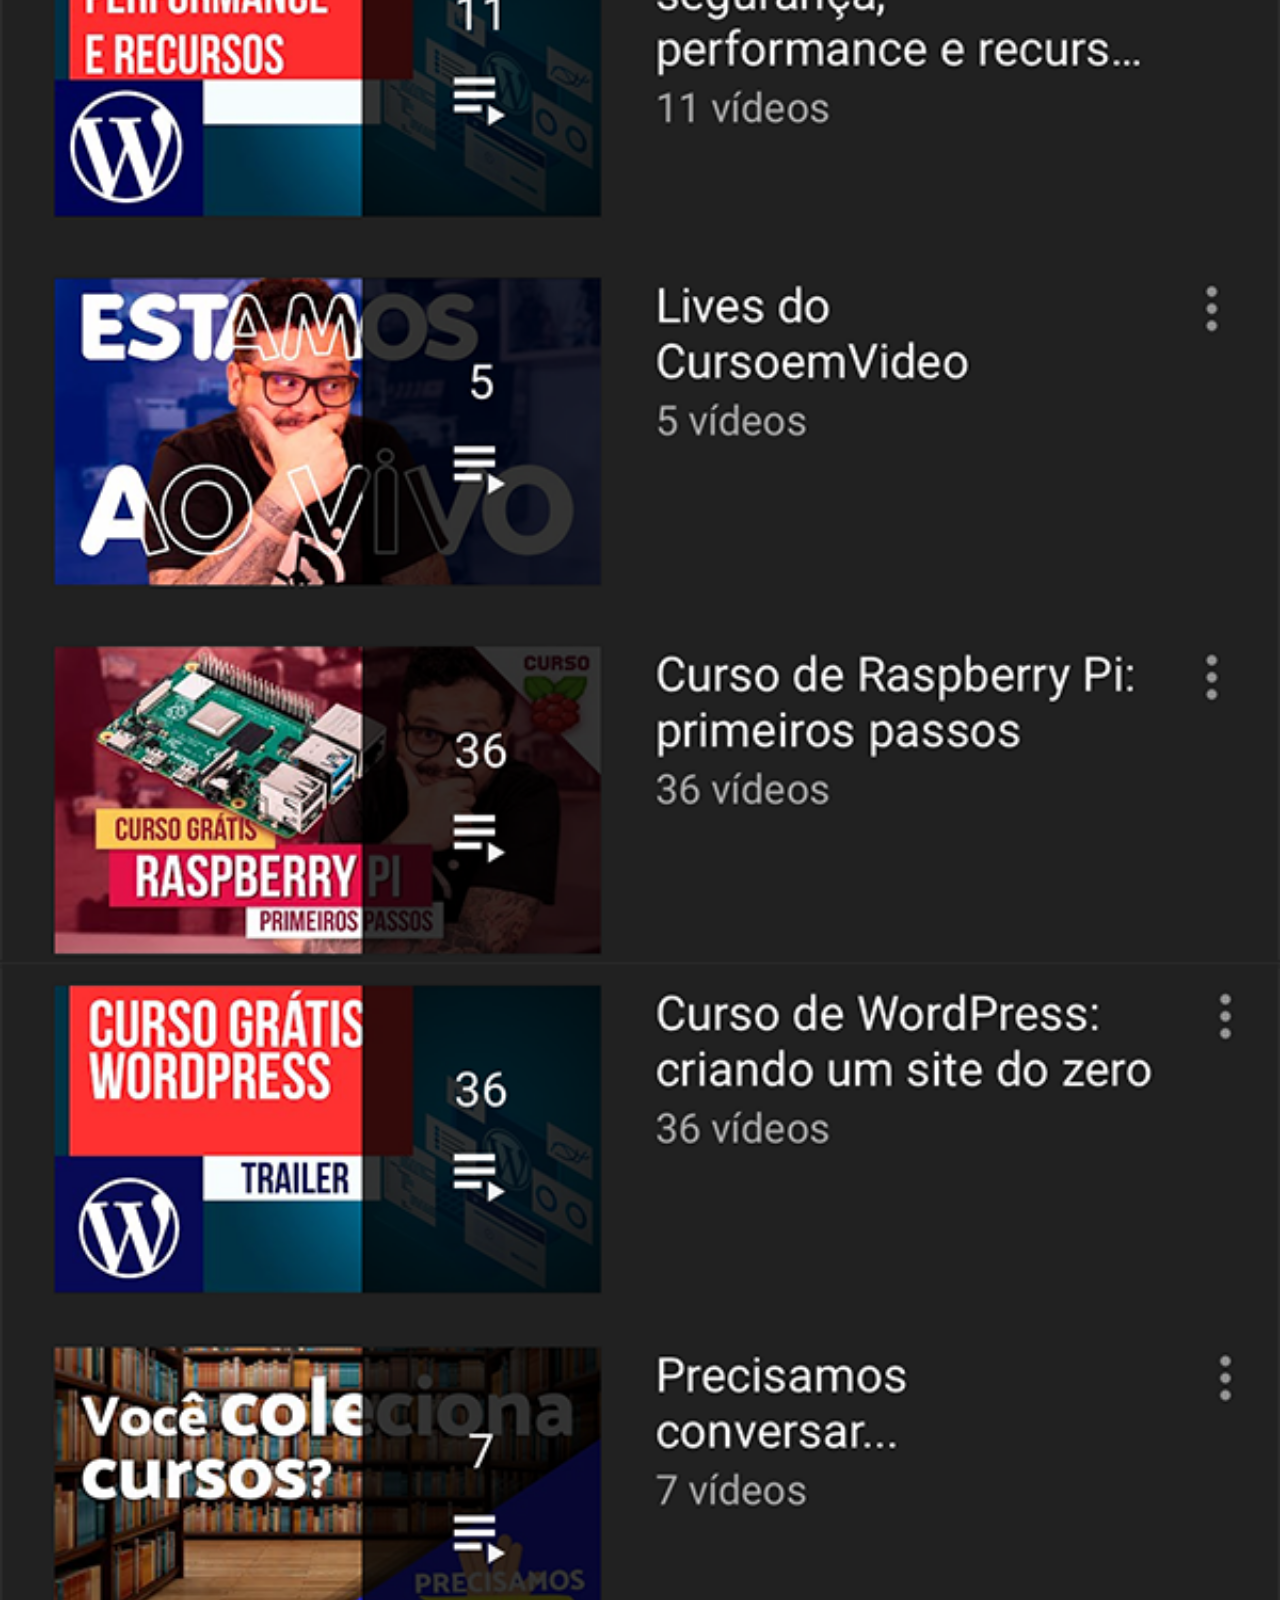
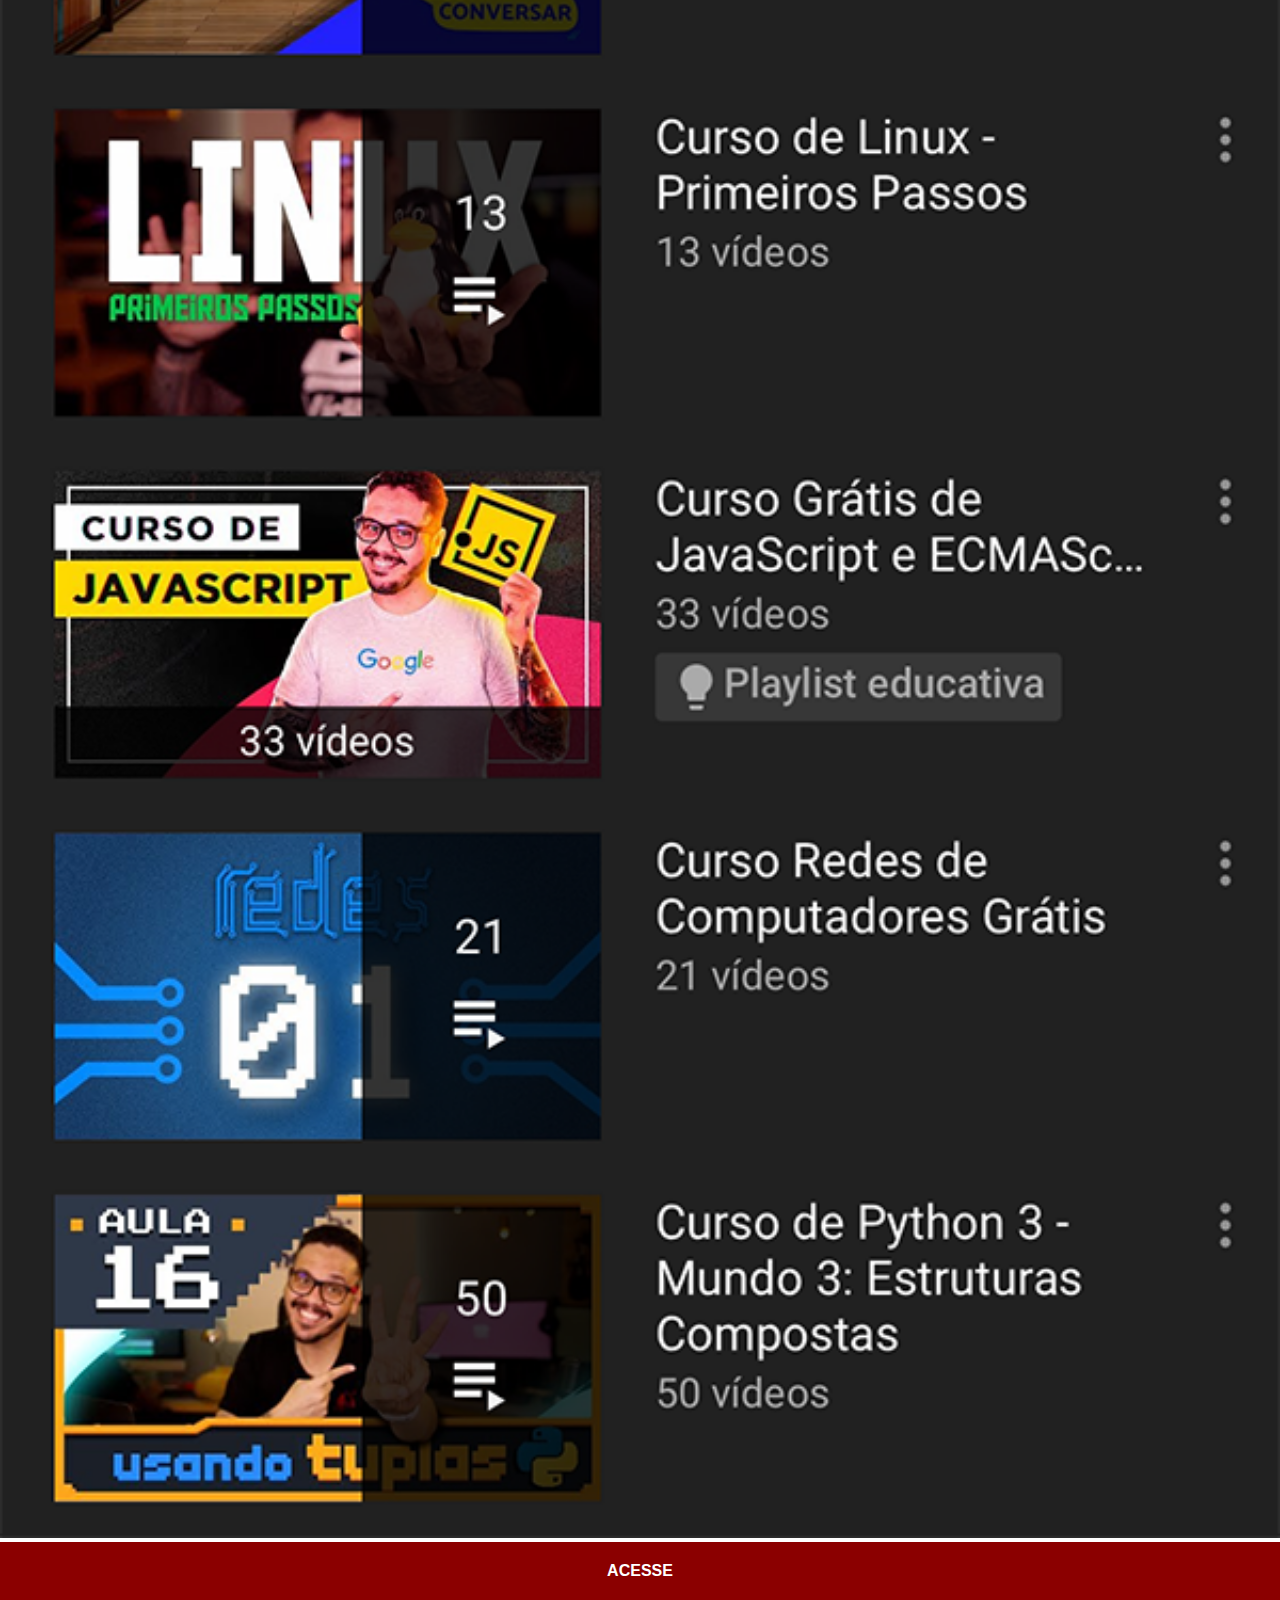
<file: youtube.html>
<!DOCTYPE html>
<html lang="pt-br">
<head>
    <meta charset="UTF-8">
    <meta http-equiv="X-UA-Compatible" content="IE=edge">
    <meta name="viewport" content="width=device-width, initial-scale=1.0">
    <title>YouTube</title>
    <link rel="stylesheet" href="estilo/social.css">
</head>
<body>
    <img src="imagens/tela-youtube.png" alt="youtube">
    <a href="https://www.youtube.com/@CursoemVideo/playlists" target="_blank">ACESSE</a>
</body>
</html>
</file>
<file: estilos/style.css>
@charset "UTF-8";

*{
    margin: 0px;
    padding: 0px;
    font-family: Arial, Helvetica, sans-serif;
}

html, body{
    height: 100vh;
    width: 100vw;
    background-color: black;
}
main{
    position: relative;
    height: 100vh;
    
}
body{
    background: url('../imagens/fundo-madeira.jpg') no-repeat top center;
    background-size: cover;
    background-attachment: fixed;
}
section#telefone{
    position: absolute;
    top: 50%;
    left: 44%;
    transform: translate(-49%, -50%);


    height: 627px;
    width: 311px;
    
 background: url('../imagens/frame-iphone.png') no-repeat;
 
}
iframe#tela{
    position: relative;
    top: 80px;
    left: 22px;
    width: 269px;
    height: 471px;
}

section#redes-sociais {
    text-align: right;
}
section#redes-sociais img {
    width: 50px;
    margin: 10px;
    border-radius: 50%;
    box-shadow: 2px 2px 5px rgba(0, 0, 0, 0);
    box-sizing: border-box;
}
section#redes-sociais img:hover{
    border: 2px solid rgba(255, 255, 255, 0.637);
    transform: translate(-3px, -3px);
    box-shadow: 5px 5px 10px rgba(0, 0, 0, 0.605);
    transition: transform .4s border .5s;
}
</file>
<file: estilo/social.css>
@charset "UTF-8";

*{
    margin: 0px;
    padding: 0px;
    font-family: Arial, Helvetica, sans-serif;
 }

 ::-webkit-scrollbar{
    width: 0px;
    height: 0px;
 }
 img{
     width: 100vw;

 }
 a {
   display: block;
   background-color: darkred;
   padding: 20px;
   text-align: center;
   font-weight: bolder;
   text-decoration: none;
   color: white;
 }
 a:hover{
    background-color: red;
 }
</file>
